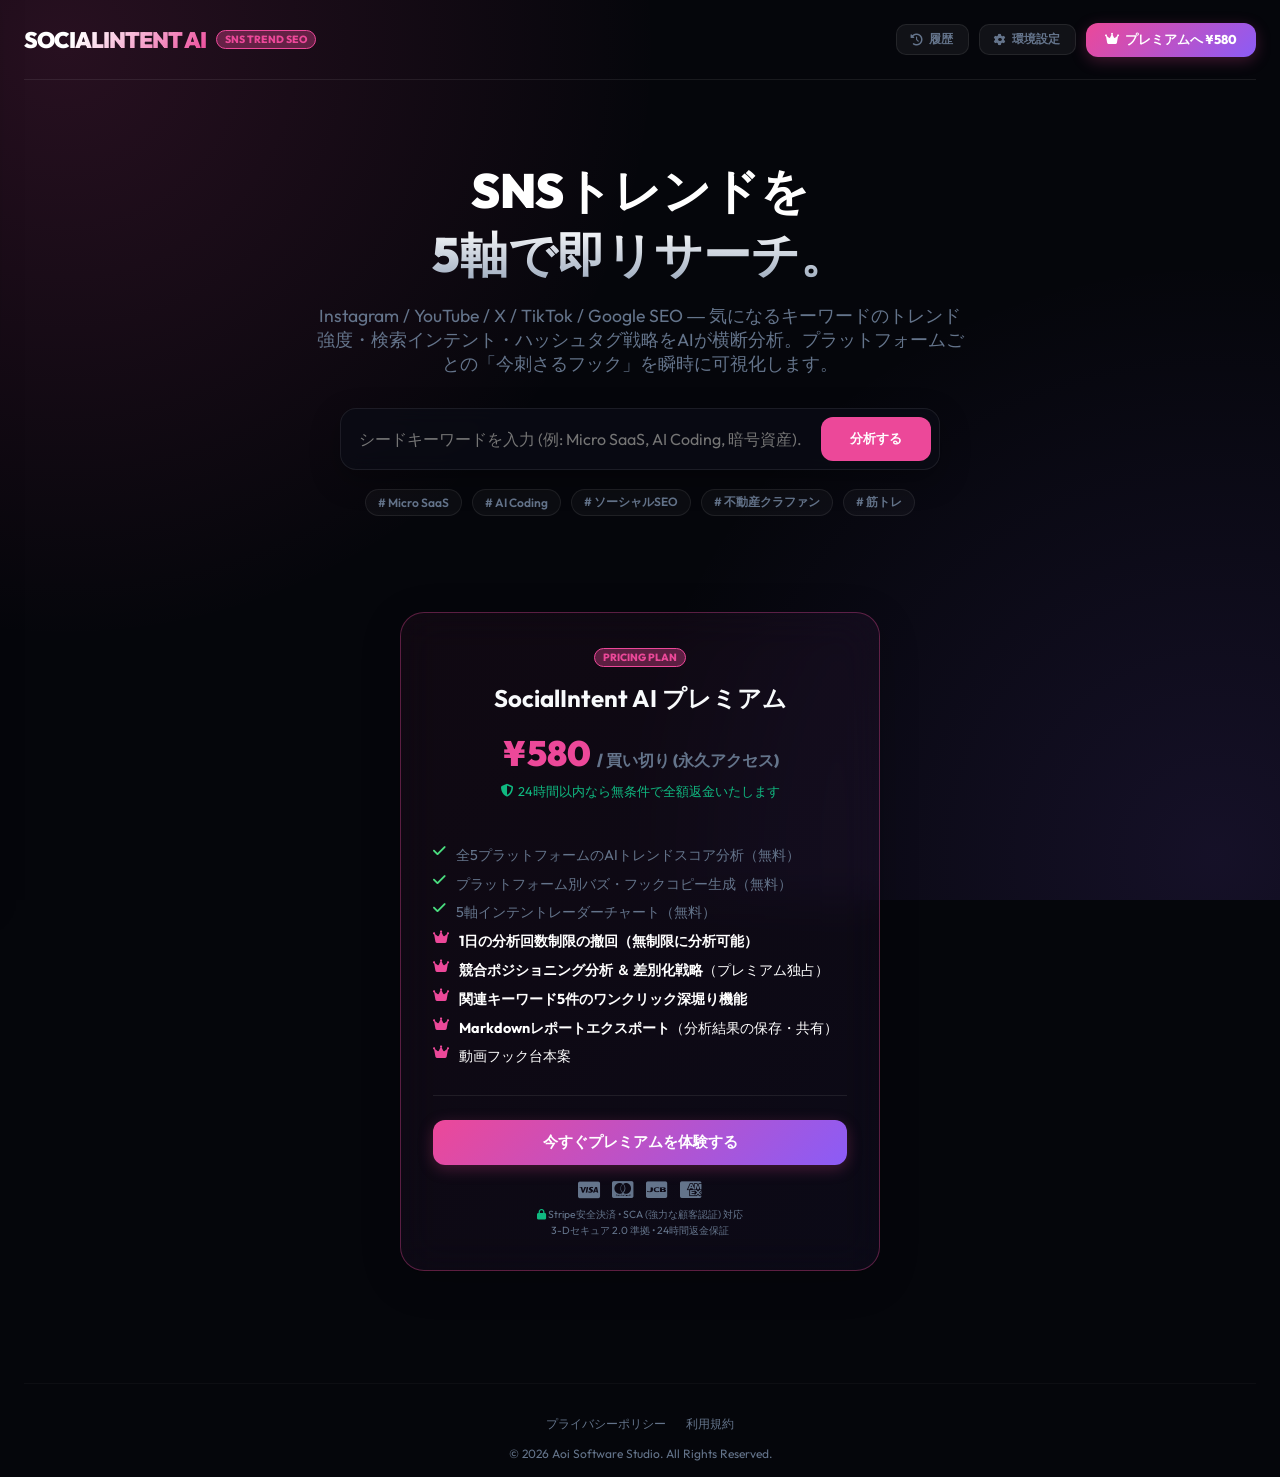
<file: SocialIntent/index.html>
<!DOCTYPE html>
<html lang="ja">
<head>
    <meta charset="UTF-8">
    <meta name="viewport" content="width=device-width, initial-scale=1.0">
    <title>SocialIntent AI - 無料のSNSトレンド分析・キーワードバズ調査ツール</title>
    <meta name="description" content="Instagram, YouTube, X, TikTok, Google SEOのトレンドをAIが横断分析。バズるキーワードの調査、ハッシュタグ選定、動画フックコピーの生成ができる無料のSEO・SNSマーケティングツール。">
    <meta name="keywords" content="SNSトレンド分析, キーワードバズ, ハッシュタグ検索, ソーシャルSEO, 動画フック生成, 無料ツール, マーケティングAI">
    
    <!-- OGP (Open Graph Protocol) -->
    <meta property="og:title" content="SocialIntent AI - 無料のSNSトレンド分析・キーワードバズ調査ツール">
    <meta property="og:description" content="Instagram, YouTube, X, TikTok, GoogleのトレンドをAIが横断分析。バズ可能性やインテントを可視化します。">
    <meta property="og:image" content="https://socialintent-trends.onrender.com/socialintent_x_ad_banner_real.png">
    <meta property="og:url" content="https://socialintent-trends.onrender.com/">
    <meta property="og:type" content="website">
    <meta property="og:site_name" content="SocialIntent AI">
    
    <!-- Twitter Card -->
    <meta name="twitter:card" content="summary_large_image">
    <meta name="twitter:title" content="SocialIntent AI - 無料のSNSトレンド分析・キーワードバズ調査ツール">
    <meta name="twitter:description" content="Instagram, YouTube, X, TikTok, GoogleのトレンドをAIが横断分析。">
    <meta name="twitter:image" content="https://socialintent-trends.onrender.com/socialintent_x_ad_banner_real.png">
    
    <!-- JSON-LD 構造化データ -->
    <script type="application/ld+json">
    {
      "@context": "https://schema.org",
      "@type": "SoftwareApplication",
      "name": "SocialIntent AI",
      "operatingSystem": "All",
      "applicationCategory": "BusinessApplication",
      "description": "Instagram, YouTube, X, TikTok, Googleのトレンドや検索意図をAIが横断的に分析・可視化するSEO・SNSマーケティングツール。",
      "offers": {
        "@type": "Offer",
        "price": "580",
        "priceCurrency": "JPY"
      }
    }
    </script>
    
    <link href="https://fonts.googleapis.com/css2?family=Outfit:wght@300;400;600;800;900&display=swap" rel="stylesheet">
    <link rel="stylesheet" href="https://cdnjs.cloudflare.com/ajax/libs/font-awesome/6.4.0/css/all.min.css">
    <style>
        :root {
            --bg-deep: #05060b;
            --bg-card: rgba(10, 12, 22, 0.7);
            --primary: #ec4899;
            --primary-glow: rgba(236, 72, 153, 0.35);
            --accent: #8b5cf6;
            --accent-glow: rgba(139, 92, 246, 0.3);
            --text-main: #f8fafc;
            --text-dim: #64748b;
            --glass-border: rgba(255, 255, 255, 0.08);
            --transition-smooth: all 0.4s cubic-bezier(0.25, 0.8, 0.25, 1);
        }
        * { margin: 0; padding: 0; box-sizing: border-box; font-family: 'Outfit', sans-serif; }
h1, h2, h3 { margin: 0; padding: 0; }
        body {
            background-color: var(--bg-deep);
            color: var(--text-main);
            min-height: 100vh;
            overflow-x: hidden;
            background-image:
                radial-gradient(circle at 5% 5%, rgba(236, 72, 153, 0.15) 0%, transparent 40%),
                radial-gradient(circle at 95% 95%, rgba(139, 92, 246, 0.12) 0%, transparent 40%);
            background-attachment: fixed;
        }
        .container { max-width: 1300px; margin: 0 auto; padding: 0 1.5rem; }
        header.app-header {
            height: 80px; display: flex; justify-content: space-between; align-items: center;
            border-bottom: 1px solid var(--glass-border); margin-bottom: 2rem;
        }
        .logo-area { display: flex; align-items: center; gap: 10px; cursor: pointer; }
        .logo {
            font-size: 1.4rem; font-weight: 900;
            background: linear-gradient(135deg, #fff 30%, var(--primary) 100%);
            -webkit-background-clip: text; -webkit-text-fill-color: transparent; letter-spacing: -1px;
        }
        .chip {
            background: var(--primary-glow); color: var(--primary);
            font-size: 0.65rem; font-weight: 800; padding: 2px 8px;
            border-radius: 20px; border: 1px solid var(--primary);
        }
        .header-right { display: flex; align-items: center; gap: 10px; }
        .btn-api-key {
            background: rgba(255,255,255,0.05); border: 1px solid var(--glass-border);
            color: var(--text-dim); padding: 0.4rem 0.9rem; border-radius: 10px;
            font-size: 0.75rem; font-weight: 600; cursor: pointer; transition: 0.2s;
        }
        .btn-api-key:hover { border-color: var(--accent); color: white; }
        .btn-upgrade {
            background: linear-gradient(135deg, var(--primary), var(--accent));
            color: white; padding: 0.5rem 1.2rem; border-radius: 12px; font-weight: 800;
            border: none; cursor: pointer; font-size: 0.8rem;
            box-shadow: 0 4px 15px rgba(236, 72, 153, 0.25); transition: var(--transition-smooth);
            display: flex; align-items: center; gap: 6px;
        }
        .btn-upgrade:hover { transform: translateY(-2px); box-shadow: 0 8px 25px rgba(236, 72, 153, 0.4); }
        .hero { text-align: center; padding: 3rem 0 2rem; }
        .hero h2 {
            font-size: 3rem; font-weight: 900; margin-bottom: 1rem;
            background: linear-gradient(to bottom, #fff 50%, #94a3b8 100%);
            -webkit-background-clip: text; -webkit-text-fill-color: transparent;
        }
        .hero p { color: var(--text-dim); font-size: 1.1rem; margin-bottom: 2rem; max-width: 650px; margin-left: auto; margin-right: auto; }
        .search-container {
            max-width: 600px; margin: 0 auto; display: flex; gap: 10px;
            background: var(--bg-card); border: 1px solid var(--glass-border);
            padding: 8px; border-radius: 16px; box-shadow: 0 10px 30px rgba(0,0,0,0.3);
            backdrop-filter: blur(10px); transition: 0.3s;
        }
        .search-container:focus-within { border-color: var(--primary); box-shadow: 0 10px 30px var(--primary-glow); }
        .search-container input { flex: 1; background: transparent; border: none; outline: none; color: white; font-size: 1rem; padding: 0 10px; }
        .search-container button { background: var(--primary); color: white; border: none; padding: 0.8rem 1.8rem; border-radius: 12px; font-weight: 800; cursor: pointer; transition: 0.3s; }
        .search-container button:hover { background: #db2777; }
        .demo-tags { display: flex; justify-content: center; gap: 10px; margin-top: 1.2rem; flex-wrap: wrap; }
        .demo-tag-btn {
            background: rgba(255,255,255,0.03); border: 1px solid var(--glass-border);
            color: var(--text-dim); font-size: 0.75rem; font-weight: 600;
            padding: 4px 12px; border-radius: 20px; cursor: pointer; transition: 0.2s;
        }
        .demo-tag-btn:hover { color: white; border-color: var(--primary); background: rgba(236,72,153,0.05); }
        .dashboard {
            display: none; grid-template-columns: 1fr 1.2fr; gap: 2rem; margin-top: 3rem;
            animation: fadeIn 0.6s ease-out;
        }
        @keyframes fadeIn { from { opacity: 0; transform: translateY(15px); } to { opacity: 1; transform: translateY(0); } }
        .card {
            background: var(--bg-card); backdrop-filter: blur(20px); border: 1px solid var(--glass-border);
            border-radius: 24px; padding: 2rem; box-shadow: 0 10px 40px rgba(0,0,0,0.2); margin-bottom: 2rem;
        }
        .card-title {
            font-size: 1.1rem; font-weight: 800; margin-bottom: 1.5rem; color: white;
            border-bottom: 1px solid var(--glass-border); padding-bottom: 0.8rem;
            display: flex; align-items: center; gap: 10px;
        }
        .stats-grid { display: grid; grid-template-columns: repeat(2, 1fr); gap: 1rem; margin-bottom: 1.5rem; }
        .stat-box { background: rgba(255,255,255,0.02); border: 1px solid var(--glass-border); border-radius: 16px; padding: 1rem; text-align: center; }
        .stat-val { font-size: 1.8rem; font-weight: 900; color: var(--primary); }
        .stat-lab { font-size: 0.75rem; color: var(--text-dim); margin-top: 4px; }
        .chart-wrapper { display: flex; justify-content: center; align-items: center; padding: 1rem 0; }
        /* Copy items */
        .copy-item {
            background: rgba(255,255,255,0.02); border: 1px solid var(--glass-border);
            border-left-width: 3px; padding: 1.2rem; border-radius: 16px; margin-bottom: 1rem;
            position: relative; transition: var(--transition-smooth);
        }
        .copy-item:hover { transform: translateX(4px); }
        .copy-tag { font-size: 0.65rem; font-weight: 900; text-transform: uppercase; letter-spacing: 0.5px; display: inline-block; margin-bottom: 6px; }
        .copy-text { font-size: 0.9rem; color: white; font-weight: 600; line-height: 1.5; margin-bottom: 10px; }
        .btn-copy {
            background: rgba(255,255,255,0.05); border: 1px solid var(--glass-border); color: white;
            padding: 4px 10px; border-radius: 8px; font-size: 0.7rem; font-weight: 600; cursor: pointer; transition: 0.2s;
        }
        .btn-copy:hover { background: var(--primary); border-color: var(--primary); }

        /* PREMIUM LOCK */
        .premium-locked { position: relative; }
        .premium-locked .lock-overlay {
            position: absolute; inset: 0; background: linear-gradient(to bottom, transparent 0%, rgba(5,6,11,0.92) 50%);
            border-radius: 16px; display: flex; flex-direction: column; align-items: center; justify-content: flex-end;
            padding-bottom: 1.5rem; z-index: 10;
        }
        .lock-badge {
            background: linear-gradient(135deg, var(--primary), var(--accent)); color: white;
            font-size: 0.75rem; font-weight: 800; padding: 6px 16px; border-radius: 20px;
            cursor: pointer; display: flex; align-items: center; gap: 6px; margin-top: 8px;
            border: none; outline: none;
        }
        .lock-badge:hover { transform: scale(1.05); }

        /* Premium Features Block styles */
        .premium-grid { display: grid; grid-template-columns: 1.2fr 1fr; gap: 1.5rem; margin-top: 1rem; }
        @media(max-width:768px) { .premium-grid { grid-template-columns: 1fr; } }
        .premium-block { background: rgba(255,255,255,0.02); border: 1px solid var(--glass-border); border-radius: 18px; padding: 1.5rem; text-align: left; }
        .premium-block-title { font-size: 0.95rem; font-weight: 800; color: #a78bfa; margin-bottom: 1rem; display: flex; align-items: center; gap: 8px; }
        .script-box { background: rgba(0,0,0,0.25); border-radius: 12px; padding: 1.2rem; border-left: 4px solid var(--primary); font-size: 0.85rem; line-height: 1.7; white-space: pre-wrap; font-family: 'Outfit', sans-serif; color: #cbd5e1; text-align: left; }
        .differentiation-box { font-size: 0.88rem; line-height: 1.8; color: #cbd5e1; text-align: left; }

        /* Detail Report */
        .detail-report { margin-bottom: 3rem; animation: fadeIn 0.8s ease-out 0.2s both; display: none; }
        .report-summary-bar { display: grid; grid-template-columns: repeat(5, 1fr); gap: 1rem; margin-bottom: 2rem; }
        .report-kpi-box {
            background: rgba(255,255,255,0.02); border: 1px solid var(--glass-border);
            border-radius: 14px; padding: 0.9rem 1rem; text-align: center; transition: 0.3s;
        }
        .report-kpi-box:hover { border-color: rgba(255,255,255,0.15); transform: translateY(-2px); }
        .report-kpi-score { font-size: 1.6rem; font-weight: 900; }
        .report-kpi-label { font-size: 0.7rem; color: var(--text-dim); margin-top: 2px; }
        .report-platform-row {
            display: grid; grid-template-columns: 160px 1fr 2fr; align-items: start;
            gap: 1.4rem; padding: 1.4rem 0; border-bottom: 1px solid var(--glass-border);
        }
        .report-platform-row:last-child { border-bottom: none; }
        .platform-badge { display: flex; align-items: center; gap: 8px; font-weight: 800; font-size: 0.9rem; }
        .platform-dot { width: 10px; height: 10px; border-radius: 50%; flex-shrink: 0; }
        .score-bar-wrap { background: rgba(255,255,255,0.04); border-radius: 20px; height: 8px; overflow: hidden; margin-top: 4px; }
        .score-bar-fill { height: 100%; border-radius: 20px; transition: width 1.2s cubic-bezier(0.25,0.8,0.25,1); }
        .score-label { font-size: 0.7rem; color: var(--text-dim); margin-bottom: 4px; }
        .report-insight { font-size: 0.85rem; color: #94a3b8; line-height: 1.8; }
        .report-insight strong { color: white; }
        .report-insight .tag-pill {
            display: inline-block; font-size: 0.65rem; font-weight: 700; padding: 2px 8px;
            border-radius: 20px; margin: 2px 2px 2px 0; opacity: 0.85;
        }
        .report-ai-loading { color: var(--text-dim); font-size: 0.85rem; display: flex; align-items: center; gap: 8px; }
        .dots-anim::after { content: ''; animation: dots 1.4s infinite; }
        @keyframes dots { 0%{content:'.'} 33%{content:'..'} 66%{content:'...'} }

        /* Premium-only extras */
        .premium-section { position: relative; }
        .premium-blur { filter: blur(6px); pointer-events: none; user-select: none; }
        .premium-section .section-lock {
            position: absolute; inset: 0; display: flex; align-items: center; justify-content: center;
            flex-direction: column; gap: 10px; z-index: 5;
        }
        .section-lock-box {
            background: rgba(10,12,22,0.9); backdrop-filter: blur(8px);
            border: 1px solid var(--primary-glow); border-radius: 20px;
            padding: 1.5rem 2rem; text-align: center; max-width: 320px;
        }
        .section-lock-box h4 { font-size: 1rem; font-weight: 800; margin-bottom: 6px; }
        .section-lock-box p { font-size: 0.8rem; color: var(--text-dim); margin-bottom: 12px; }

        /* Pricing */
        .pricing-section { text-align: center; padding: 4rem 0; }
        .pricing-card {
            max-width: 480px; margin: 0 auto;
            background: linear-gradient(135deg, rgba(236,72,153,0.05), rgba(139,92,246,0.05));
            border: 1px solid var(--primary-glow);
        }
        .pricing-features { text-align: left; list-style: none; padding: 1.5rem 0; font-size: 0.9rem; border-bottom: 1px solid var(--glass-border); margin-bottom: 1.5rem; line-height: 2; }
        .pricing-features li { display: flex; align-items: flex-start; gap: 10px; }
        .pricing-features .free-feat { color: var(--text-dim); }
        .pricing-features .pro-feat { color: white; }

        /* API Key Modal */
        .modal-overlay {
            display: none; position: fixed; inset: 0; background: rgba(0,0,0,0.7);
            backdrop-filter: blur(8px); z-index: 1000; align-items: center; justify-content: center;
        }
        .modal-overlay.show { display: flex; }
        .modal-box {
            background: #0d0f1c; border: 1px solid var(--glass-border); border-radius: 24px;
            padding: 2.5rem; max-width: 480px; width: 90%; animation: fadeIn 0.3s ease;
        }
        .modal-box h3 { font-size: 1.3rem; font-weight: 900; margin-bottom: 0.5rem; }
        .modal-box p { color: var(--text-dim); font-size: 0.85rem; margin-bottom: 1.5rem; line-height: 1.6; }
        .modal-input {
            width: 100%; background: rgba(255,255,255,0.04); border: 1px solid var(--glass-border);
            color: white; padding: 0.8rem 1rem; border-radius: 12px; font-size: 0.9rem; outline: none;
            transition: 0.2s; margin-bottom: 1rem;
        }
        .modal-input:focus { border-color: var(--primary); }
        .modal-actions { display: flex; gap: 10px; }
        .btn-modal-save { flex: 1; background: linear-gradient(135deg, var(--primary), var(--accent)); color: white; border: none; padding: 0.75rem; border-radius: 12px; font-weight: 800; cursor: pointer; }
        .btn-modal-skip { background: rgba(255,255,255,0.04); border: 1px solid var(--glass-border); color: var(--text-dim); padding: 0.75rem 1rem; border-radius: 12px; font-weight: 600; cursor: pointer; }

        /* Loader */
        .loader { display: none; text-align: center; padding: 3rem 0; }
        .spinner { width: 50px; height: 50px; border: 4px solid var(--glass-border); border-top: 4px solid var(--primary); border-radius: 50%; margin: 0 auto 1rem; animation: spin 1s linear infinite; }
        @keyframes spin { 0%{transform:rotate(0deg)} 100%{transform:rotate(360deg)} }
        .loader-steps { display: flex; flex-direction: column; gap: 6px; color: var(--text-dim); font-size: 0.85rem; }
        .loader-step.active { color: white; }
        .loader-step.done { color: #10b981; }

        /* Export button */
        .btn-export {
            display: inline-flex; align-items: center; gap: 6px;
            background: rgba(255,255,255,0.04); border: 1px solid var(--glass-border);
            color: white; padding: 6px 14px; border-radius: 10px; font-size: 0.78rem;
            font-weight: 700; cursor: pointer; transition: 0.2s;
        }
        .btn-export:hover { border-color: var(--accent); background: rgba(139,92,246,0.1); }

        /* Share buttons */
        .share-container {
            display: inline-flex; align-items: center; gap: 8px; margin-left: auto;
        }
        .share-label {
            font-size: 0.72rem; color: var(--text-dim); margin-right: 4px;
        }
        .btn-share {
            display: inline-flex; align-items: center; gap: 6px;
            background: rgba(255,255,255,0.03); border: 1px solid var(--glass-border);
            color: var(--text-dim); padding: 5px 10px; border-radius: 8px; font-size: 0.72rem;
            font-weight: 700; cursor: pointer; transition: 0.2s; text-decoration: none;
        }
        .btn-share:hover {
            color: white;
            background: rgba(255, 255, 255, 0.08);
            border-color: var(--accent);
        }
        .btn-share.x:hover {
            border-color: white;
            background: rgba(255, 255, 255, 0.1);
        }
        .btn-share.line {
            color: #06c755;
            border-color: rgba(6, 199, 85, 0.15);
            background: rgba(6, 199, 85, 0.05);
        }
        .btn-share.line:hover {
            color: white;
            background: #06c755;
            border-color: #06c755;
        }

        /* Sidebar Drawer */
        .history-sidebar {
            position: fixed;
            top: 0;
            left: -350px;
            width: 320px;
            height: 100vh;
            background: #0b0d18;
            border-right: 1px solid var(--glass-border);
            z-index: 1100;
            transition: var(--transition-smooth);
            display: flex;
            flex-direction: column;
            box-shadow: 10px 0 30px rgba(0,0,0,0.5);
        }
        .history-sidebar.open {
            left: 0;
        }
        .sidebar-overlay {
            position: fixed;
            inset: 0;
            background: rgba(0, 0, 0, 0.6);
            backdrop-filter: blur(4px);
            z-index: 1050;
            display: none;
            opacity: 0;
            transition: opacity 0.3s ease;
        }
        .sidebar-overlay.show {
            display: block;
            opacity: 1;
        }
        .sidebar-header {
            padding: 1.5rem;
            border-bottom: 1px solid var(--glass-border);
            display: flex;
            justify-content: space-between;
            align-items: center;
        }
        .sidebar-header h3 {
            font-size: 1.1rem;
            font-weight: 800;
            color: white;
        }
        .btn-close-sidebar {
            background: transparent;
            border: none;
            color: var(--text-dim);
            font-size: 1.2rem;
            cursor: pointer;
            transition: 0.2s;
        }
        .btn-close-sidebar:hover {
            color: white;
        }
        .sidebar-content {
            flex: 1;
            overflow-y: auto;
            padding: 1rem;
            display: flex;
            flex-direction: column;
            gap: 10px;
        }
        .history-item {
            background: rgba(255,255,255,0.02);
            border: 1px solid var(--glass-border);
            border-radius: 12px;
            padding: 0.8rem 1rem;
            cursor: pointer;
            transition: 0.2s;
            display: flex;
            flex-direction: column;
            gap: 4px;
        }
        .history-item:hover {
            background: rgba(236, 72, 153, 0.05);
            border-color: var(--primary);
        }
        .history-item-keyword {
            font-weight: 800;
            font-size: 0.9rem;
            color: white;
        }
        .history-item-meta {
            display: flex;
            justify-content: space-between;
            font-size: 0.7rem;
            color: var(--text-dim);
        }
        .sidebar-footer {
            padding: 1rem;
            border-top: 1px solid var(--glass-border);
        }
        .btn-clear-history {
            width: 100%;
            background: rgba(239, 68, 68, 0.1);
            border: 1px solid rgba(239, 68, 68, 0.3);
            color: #f87171;
            padding: 0.6rem;
            border-radius: 10px;
            font-size: 0.8rem;
            font-weight: 700;
            cursor: pointer;
            transition: 0.2s;
            display: flex;
            align-items: center;
            justify-content: center;
            gap: 6px;
        }
        .btn-clear-history:hover {
            background: rgba(239, 68, 68, 0.25);
            border-color: #ef4444;
        }
    </style>
</head>
<body data-app="socialintent">
    <div class="container">
        <header class="app-header">
            <div class="logo-area" onclick="location.reload()">
                <h1 class="logo">SOCIALINTENT AI</h1>
                <div class="chip">SNS TREND SEO</div>
            </div>
            <div class="header-right">
                <button class="btn-api-key" id="historyBtn" onclick="toggleHistoryPanel()" style="display: inline-flex; align-items: center; gap: 6px;">
                    <i class="fas fa-history"></i> <span>履歴</span>
                </button>
                <button class="btn-api-key" id="settingsBtn" onclick="showSettingsModal()" style="display: inline-flex; align-items: center; gap: 6px;">
                    <i class="fas fa-cog"></i> <span>環境設定</span>
                </button>
                <button class="btn-upgrade" id="customUpgradeBtn">
                    <i class="fas fa-crown"></i> プレミアムへ ¥580
                </button>
            </div>
        </header>

        <!-- Hero -->
        <section class="hero" id="heroSection">
            <h2>SNSトレンドを<br>5軸で即リサーチ。</h2>
            <p>Instagram / YouTube / X / TikTok / Google SEO ― 気になるキーワードのトレンド強度・検索インテント・ハッシュタグ戦略をAIが横断分析。プラットフォームごとの「今刺さるフック」を瞬時に可視化します。</p>
            <div class="search-container">
                <input type="text" id="keywordInput" placeholder="シードキーワードを入力 (例: Micro SaaS, AI Coding, 暗号資産)..." onkeydown="if(event.key==='Enter')analyzeIntent()">
                <button onclick="analyzeIntent()">分析する</button>
            </div>
            <div class="demo-tags">
                <button class="demo-tag-btn" onclick="setKeyword('Micro SaaS')"># Micro SaaS</button>
                <button class="demo-tag-btn" onclick="setKeyword('AI Coding Assistant')"># AI Coding</button>
                <button class="demo-tag-btn" onclick="setKeyword('ソーシャルSEO 2026')"># ソーシャルSEO</button>
                <button class="demo-tag-btn" onclick="setKeyword('不動産クラウドファンディング')"># 不動産クラファン</button>
                <button class="demo-tag-btn" onclick="setKeyword('筋トレ ダイエット')"># 筋トレ</button>
            </div>
        </section>

        <!-- Loader -->
        <div class="loader" id="loader">
            <div class="spinner"></div>
            <div style="font-size: 1.5rem; font-weight: 900; color: white; margin-bottom: 0.5rem;" id="loaderPercent">0%</div>
            <div style="width: 100%; max-width: 400px; background: rgba(255,255,255,0.05); height: 6px; border-radius: 10px; margin: 0 auto 2rem; overflow: hidden; border: 1px solid var(--glass-border);">
                <div id="loaderProgressBar" style="width: 0%; height: 100%; background: linear-gradient(90deg, var(--primary), var(--accent)); border-radius: 10px; transition: width 0.4s ease;"></div>
            </div>
            <div class="loader-steps">
                <div class="loader-step" id="step1"><i class="fas fa-circle-notch fa-spin"></i> 検索ボリューム・競合度を推定中...</div>
                <div class="loader-step" id="step2"><i class="fas fa-circle"></i> Gemini AIがトレンドを解析中...</div>
                <div class="loader-step" id="step3"><i class="fas fa-circle"></i> プラットフォーム別インサイトを生成中...</div>
                <div class="loader-step" id="step4"><i class="fas fa-circle"></i> レポートを構築中...</div>
            </div>
        </div>

        <!-- Recommendation Banner -->
        <div class="recommendation-banner" id="recommendationBanner" style="display:none; background: linear-gradient(135deg, rgba(236, 72, 153, 0.15), rgba(139, 92, 246, 0.15)); border: 1px solid var(--primary-glow); border-radius: 16px; padding: 1.2rem; margin-bottom: 1.5rem; text-align: left; align-items: center; gap: 15px;">
            <div style="background: var(--primary-glow); width: 45px; height: 45px; border-radius: 12px; display: flex; align-items: center; justify-content: center; font-size: 1.5rem; color: var(--primary);">
                <i id="recPlatformIcon" class="fas fa-star"></i>
            </div>
            <div style="flex: 1;">
                <div style="font-size:0.75rem; color:var(--text-dim); font-weight:800; text-transform:uppercase; letter-spacing:0.5px;">Best Platform Recommendation</div>
                <div style="font-size:1rem; font-weight:800; color:white; margin: 2px 0;">このキーワードは <span id="recPlatformName" style="color:var(--primary);">YouTube</span> での訴求が最も効果的です！ (スコア: <span id="recPlatformScore">85</span>/100)</div>
                <div id="recPlatformReason" style="font-size:0.8rem; color:#cbd5e1; line-height:1.4;">トレンドが急上昇しており、視聴維持フックによる動画展開が最も適しています。</div>
            </div>
        </div>

        <!-- Dashboard -->
        <main class="dashboard" id="mainDashboard">
            <!-- Left: Radar -->
            <div class="dashboard-left">
                <div class="card">
                    <h2 class="card-title">
                        <i class="fas fa-chart-pie" style="color:var(--primary)"></i>
                        インテント概要: <span id="displayKeyword" style="color:var(--primary);margin-left:5px">キーワード</span>
                    </h2>
                    <div class="stats-grid">
                        <div class="stat-box">
                            <div class="stat-val" id="valVolume">0</div>
                            <div class="stat-lab">月間推定検索ボリューム</div>
                        </div>
                        <div class="stat-box">
                            <div class="stat-val" id="valDifficulty">0</div>
                            <div class="stat-lab">インテント競合度 (1-100)</div>
                        </div>
                    </div>
                    <div class="chart-wrapper">
                        <canvas id="radarChart" width="300" height="300"></canvas>
                    </div>
                </div>
            </div>

            <!-- Right: AI Hooks -->
            <div class="dashboard-right">
                <div class="card">
                    <h2 class="card-title">
                        <i class="fas fa-magic" style="color:var(--accent)"></i>
                        AIバズ・フック ＆ ソーシャルコピー
                    </h2>
                    <div id="copyContainer"></div>
                </div>
            </div>
        </main>

        <!-- Detail Report (full width) -->
        <div class="detail-report" id="detailReport">
            <div class="card">
                <h2 class="card-title">
                    <i class="fas fa-file-chart-line" style="color:var(--accent)"></i>
                    プラットフォーム別 詳細分析レポート
                    <span id="reportKeywordLabel" style="color:var(--primary);margin-left:6px;font-size:1rem;"></span>
                    <span class="share-container" id="shareContainer" style="display: none; margin-left: auto; margin-right: 12px;">
                        <span class="share-label">レポートを共有:</span>
                        <a href="javascript:void(0)" onclick="shareReport('x')" class="btn-share x" title="X (Twitter)で共有"><i class="fab fa-x-twitter"></i> X</a>
                        <a href="javascript:void(0)" onclick="shareReport('line')" class="btn-share line" title="LINEで共有"><i class="fab fa-line"></i> LINE</a>
                        <a href="javascript:void(0)" onclick="shareReport('link')" class="btn-share link" title="リンクをコピー"><i class="fas fa-link"></i> リンク</a>
                    </span>
                    <button class="btn-export" id="exportBtn" onclick="exportReport()">
                        <i class="fas fa-download"></i> エクスポート
                    </button>
                </h2>
                <div class="report-summary-bar" id="reportSummaryBar"></div>
                <div id="detailReportContent"></div>
            </div>
        </div>

        <!-- Premium content card (full width) -->
        <div class="detail-report" id="premiumReport" style="display:none; margin-bottom:3rem;">
            <div class="card premium-section" style="border:1px solid var(--primary-glow)">
                <h2 class="card-title">
                    <i class="fas fa-crown" style="color:var(--primary)"></i>
                    ディープ・トレンドリサーチ
                    <span class="chip" style="background:var(--primary-glow); margin-left:6px">PREMIUM</span>
                </h2>
                <div id="premiumContentWrap"></div>
            </div>
        </div>

        <!-- Pricing -->
        <section class="pricing-section">
            <div class="card pricing-card">
                <span class="chip" style="background:var(--primary-glow);display:inline-block;margin-bottom:1rem;">PRICING PLAN</span>
                <h2>SocialIntent AI プレミアム</h2>
                <div style="font-size:2.2rem;font-weight:900;margin:1rem 0;color:var(--primary)">¥580 <span style="font-size:1rem;color:var(--text-dim)">/ 買い切り (永久アクセス)</span></div>
                <div style="font-size: 0.8rem; color: #10b981; margin: -0.5rem 0 1rem 0; display: flex; align-items: center; justify-content: center; gap: 4px;">
                    <i class="fas fa-shield-alt"></i> <span>24時間以内なら無条件で全額返金いたします</span>
                </div>
                <ul class="pricing-features">
                    <li class="free-feat"><i class="fas fa-check" style="color:#4ade80;margin-top:3px;flex-shrink:0"></i><span>全5プラットフォームのAIトレンドスコア分析（無料）</span></li>
                    <li class="free-feat"><i class="fas fa-check" style="color:#4ade80;margin-top:3px;flex-shrink:0"></i><span>プラットフォーム別バズ・フックコピー生成（無料）</span></li>
                    <li class="free-feat"><i class="fas fa-check" style="color:#4ade80;margin-top:3px;flex-shrink:0"></i><span>5軸インテントレーダーチャート（無料）</span></li>
                    <li class="pro-feat"><i class="fas fa-crown" style="color:var(--primary);margin-top:3px;flex-shrink:0"></i><span><strong>1日の分析回数制限の撤回（無制限に分析可能）</strong></span></li>
                    <li class="pro-feat"><i class="fas fa-crown" style="color:var(--primary);margin-top:3px;flex-shrink:0"></i><span><strong>競合ポジショニング分析 ＆ 差別化戦略</strong>（プレミアム独占）</span></li>
                    <li class="pro-feat"><i class="fas fa-crown" style="color:var(--primary);margin-top:3px;flex-shrink:0"></i><span><strong>関連キーワード5件のワンクリック深堀り機能</strong></span></li>
                    <li class="pro-feat"><i class="fas fa-crown" style="color:var(--primary);margin-top:3px;flex-shrink:0"></i><span><strong>Markdownレポートエクスポート</strong>（分析結果の保存・共有）</span></li>
                    <li class="pro-feat"><i class="fas fa-crown" style="color:var(--primary);margin-top:3px;flex-shrink:0"></i><span>動画フック台本案</span></li>
                </ul>
                <button class="btn-upgrade" id="directUpgradeBtn" style="width:100%;justify-content:center;font-size:0.95rem;padding:0.75rem;">
                    今すぐプレミアムを体験する
                </button>
                <div class="checkout-trust-badges" style="margin-top: 1rem; display: flex; flex-direction: column; align-items: center; gap: 8px;">
                    <div style="display: flex; justify-content: center; gap: 12px; font-size: 1.2rem; color: var(--text-dim);">
                        <i class="fab fa-cc-visa"></i>
                        <i class="fab fa-cc-mastercard"></i>
                        <i class="fab fa-cc-jcb"></i>
                        <i class="fab fa-cc-amex"></i>
                    </div>
                    <div style="font-size: 0.65rem; color: var(--text-dim); display: flex; flex-direction: column; align-items: center; gap: 2px;">
                        <span><i class="fas fa-lock" style="color: #10b981;"></i> Stripe安全決済 • SCA (強力な顧客認証) 対応</span>
                        <span>3-Dセキュア 2.0 準拠 • 24時間返金保証</span>
                    </div>
                </div>
            </div>
        </section>

        <footer class="app-footer" style="text-align: center; padding: 2rem 0 1rem; color: var(--text-dim); font-size: 0.75rem; border-top: 1px solid rgba(255,255,255,0.03); margin-top: 3rem; width: 100%;">
            <div style="display: flex; justify-content: center; gap: 20px; margin-bottom: 0.8rem;">
                <a href="javascript:void(0)" onclick="showPrivacyModal()" style="color: var(--text-dim); text-decoration: none; transition: color 0.2s;" onmouseover="this.style.color='var(--primary)'" onmouseout="this.style.color='var(--text-dim)'">プライバシーポリシー</a>
                <a href="javascript:void(0)" onclick="showTermsModal()" style="color: var(--text-dim); text-decoration: none; transition: color 0.2s;" onmouseover="this.style.color='var(--primary)'" onmouseout="this.style.color='var(--text-dim)'">利用規約</a>
            </div>
            <div>&copy; 2026 Aoi Software Studio. All Rights Reserved.</div>
        </footer>
    </div>

    <!-- Settings Modal -->
    <div class="modal-overlay" id="settingsModal">
        <div class="modal-box" style="max-width: 500px;">
            <div style="display:flex; justify-content:space-between; align-items:center; margin-bottom:1.5rem;">
                <h3 style="margin:0;"><i class="fas fa-cog" style="color:var(--accent);margin-right:8px"></i>環境設定 (Settings)</h3>
                <button class="btn-close-sidebar" onclick="closeSettingsModal()"><i class="fas fa-times"></i></button>
            </div>
            
            <div style="display:flex; flex-direction:column; gap:1.2rem;">
                <!-- Tab 1: Gemini API Key -->
                <div style="background: rgba(255,255,255,0.02); border: 1px solid var(--glass-border); border-radius: 14px; padding: 1.2rem;">
                    <div style="font-weight:800; font-size:0.9rem; color:white; margin-bottom:0.5rem; display:flex; align-items:center; gap:8px;">
                        <i class="fas fa-key" style="color:var(--accent)"></i> Gemini APIキー (カスタム)
                    </div>
                    <p style="color: var(--text-dim); font-size: 0.75rem; margin-bottom: 0.8rem; line-height: 1.5;">
                        独自のGemini APIキーを設定すると、無料プランの1日2回制限を完全にスキップできます。キーはローカルブラウザ（localStorage）にのみ保存されます。
                    </p>
                    <input class="modal-input" type="password" id="customApiKeyInput" placeholder="AIzaSy..." style="margin-bottom:0.3rem;">
                    <div style="font-size:0.7rem; color:var(--text-dim); display:flex; justify-content:space-between;">
                        <span>※Google AI Studio等から無料で取得可能です。</span>
                        <a href="https://aistudio.google.com/" target="_blank" style="color:var(--primary); text-decoration:none; font-weight:700;">キーを取得 →</a>
                    </div>
                </div>

                <!-- Tab 2: Premium License Key -->
                <div style="background: rgba(255,255,255,0.02); border: 1px solid var(--glass-border); border-radius: 14px; padding: 1.2rem;">
                    <div style="font-weight:800; font-size:0.9rem; color:white; margin-bottom:0.5rem; display:flex; align-items:center; gap:8px;">
                        <i class="fas fa-crown" style="color:#ffd700"></i> ライセンス管理
                    </div>
                    <p style="color: var(--text-dim); font-size: 0.75rem; margin-bottom: 0.8rem; line-height: 1.5;">
                        SocialIntent AI プレミアムプランのライセンスキーを適用し、競合分析やレポート保存機能をアンロックします。
                    </p>
                    <input class="modal-input" type="text" id="licenseKeyInput" placeholder="LS-XXXX-XXXX-XXXX" style="margin-bottom:0.3rem;">
                    <div id="licenseKeyStatusMsg" style="font-size:0.7rem; color:var(--text-dim); margin-top: 0.2rem;">
                        未有効化（フリープラン）
                    </div>
                </div>
            </div>

            <div class="modal-actions" style="margin-top: 1.8rem; gap:10px;">
                <button class="btn-modal-save" onclick="saveSettings()"><i class="fas fa-save"></i> 設定を保存</button>
                <button class="btn-modal-skip" onclick="closeSettingsModal()">キャンセル</button>
            </div>
        </div>
    </div>

    <!-- History Sidebar -->
    <div class="history-sidebar" id="historySidebar">
        <div class="sidebar-header">
            <h3><i class="fas fa-history" style="color:var(--primary); margin-right:8px;"></i>検索履歴</h3>
            <button class="btn-close-sidebar" onclick="toggleHistoryPanel()"><i class="fas fa-times"></i></button>
        </div>
        <div class="sidebar-content" id="historyListContent">
            <!-- Dynamically populated -->
        </div>
        <div class="sidebar-footer">
            <button class="btn-clear-history" onclick="clearSearchHistory()"><i class="fas fa-trash-alt"></i> 履歴をクリア</button>
        </div>
    </div>
    <div class="sidebar-overlay" id="sidebarOverlay" onclick="toggleHistoryPanel()"></div>

    <!-- Daily Limit Modal -->
    <div class="modal-overlay" id="limitModal">
        <div class="modal-box" style="border: 1px solid var(--primary-glow); text-align: center;">
            <i class="fas fa-exclamation-triangle" style="font-size: 3rem; color: var(--primary); margin-bottom: 1.5rem;"></i>
            <h3>無料分析枠の上限に達しました</h3>
            <p style="margin-bottom: 1.5rem; line-height: 1.6;">
                無料プランでのキーワード分析は、1日2回までに制限されています。<br>
                引き続きキーワードを分析するには、プレミアムプランへアップグレードしてください。
            </p>
            <div class="modal-actions" style="flex-direction: column; gap: 10px;">
                <button class="btn-upgrade" id="limitModalUpgradeBtn" style="width: 100%; justify-content: center; padding: 0.8rem; font-size: 0.95rem;">
                    <i class="fas fa-crown"></i> プレミアムへアップグレード ¥580 (買い切り・無制限)
                </button>
                <div style="font-size: 0.6rem; color: var(--text-dim); margin-top: 4px; display: flex; justify-content: center; gap: 10px;">
                    <span><i class="fas fa-lock" style="color: #10b981;"></i> Stripe安全決済</span>
                    <span>SCA対応 / 3DS2準拠</span>
                    <span>24h返金保証</span>
                </div>
                <button class="btn-share x" id="shareToRestoreBtn" style="width: 100%; justify-content: center; padding: 0.8rem; font-size: 0.95rem; background: rgba(255,255,255,0.05); color: white; border: 1px solid var(--glass-border); border-radius: 12px; font-weight: 800; cursor: pointer; display: flex; align-items: center; gap: 8px; margin-top: 5px;">
                    <i class="fab fa-x-twitter"></i> Xでシェアして分析枠を+1増やす
                </button>
                <button class="btn-modal-skip" onclick="closeLimitModal()" style="width: 100%;">閉じる</button>
            </div>
        </div>
    </div>

    <!-- Privacy Policy Modal -->
    <div class="modal-overlay" id="privacyModal">
    <div class="modal-box" style="max-width: 600px; text-align: left; background: #0b0d19; border: 1px solid var(--glass-border);">
        <div class="modal-header" style="display:flex; justify-content:space-between; align-items:center; margin-bottom:1.5rem; border-bottom:1px solid rgba(255,255,255,0.08); padding-bottom:0.8rem;">
            <h3 style="margin:0; font-size:1.2rem; color:white;"><i class="fas fa-shield-alt" style="color:var(--primary); margin-right:8px;"></i>プライバシーポリシー</h3>
            <button class="btn-close-sidebar" onclick="closePrivacyModal()" style="background:none; border:none; color:var(--text-dim); cursor:pointer; font-size:1.1rem;"><i class="fas fa-times"></i></button>
        </div>
        <div class="modal-body" style="max-height: 400px; overflow-y: auto; font-size: 0.8rem; line-height: 1.6; color: var(--text-dim); padding-right: 10px;">
            <h4 style="color:white; margin: 1rem 0 0.5rem 0;">1. 個人情報の収集と利用目的</h4>
            <p>当サービス（SocialIntent AI）は、Stripe決済時に入力されたメールアドレスおよび決済トランザクションIDのみを収集・保持します。これらのデータは、プレミアム機能解放用のライセンスキー（LS-PREMIUM-XXXX-XXXX）の発行、認証、および不正利用防止の目的にのみ使用されます。クレジットカード情報や暗号化キー等は外部決済代行会社（Stripe）が直接管理し、当サーバーには一切保存されません。</p>
            
            <h4 style="color:white; margin: 1.2rem 0 0.5rem 0;">2. 第三者提供の禁止</h4>
            <p>収集したメールアドレスや認証用データは、法令に基づく開示請求等の場合を除き、事前の同意なく第三者に提供・販売・開示されることはありません。</p>
            
            <h4 style="color:white; margin: 1.2rem 0 0.5rem 0;">3. X (Twitter) APIデータおよび利用規約の遵守</h4>
            <p>当サービスの自動運営ボットは、X Developer規約およびプライバシーポリシーに従って動作します。X上のユーザーからの明示的なアクション（リプライ等）を契機とした自動レポート配信のためにのみXのアカウントデータ（ユーザーID、リプライ内容）を一時的に利用・チェックし、スパム行為や不必要なDMの送信は行いません。</p>
            
            <h4 style="color:white; margin: 1.2rem 0 0.5rem 0;">4. データの安全管理と削除請求</h4>
            <p>取得したデータは適切なアクセス制御のもと安全にSQLiteデータベースに保管されます。保有個人データの削除または照会を希望される場合は、サポート窓口（support@empire.com）までご連絡いただければ、速やかに削除等の対応を行います。</p>
        </div>
        <div class="modal-actions" style="margin-top: 1.5rem; justify-content: flex-end;">
            <button class="btn-modal-skip" onclick="closePrivacyModal()">閉じる</button>
        </div>
    </div>
    </div>

    <!-- Terms of Service Modal -->
    <div class="modal-overlay" id="termsModal">
    <div class="modal-box" style="max-width: 600px; text-align: left; background: #0b0d19; border: 1px solid var(--glass-border);">
        <div class="modal-header" style="display:flex; justify-content:space-between; align-items:center; margin-bottom:1.5rem; border-bottom:1px solid rgba(255,255,255,0.08); padding-bottom:0.8rem;">
            <h3 style="margin:0; font-size:1.2rem; color:white;"><i class="fas fa-file-contract" style="color:var(--primary); margin-right:8px;"></i>利用規約</h3>
            <button class="btn-close-sidebar" onclick="closeTermsModal()" style="background:none; border:none; color:var(--text-dim); cursor:pointer; font-size:1.1rem;"><i class="fas fa-times"></i></button>
        </div>
        <div class="modal-body" style="max-height: 400px; overflow-y: auto; font-size: 0.8rem; line-height: 1.6; color: var(--text-dim); padding-right: 10px;">
            <h4 style="color:white; margin: 1rem 0 0.5rem 0;">1. 規約の適用範囲</h4>
            <p>本利用規約は、Aoi Software Studioが提供する「SocialIntent AI」（以下「当サービス」）のすべての利用者に適用されます。利用者は、当サービスを利用することにより、本規約に同意したものとみなされます。</p>
            
            <h4 style="color:white; margin: 1.2rem 0 0.5rem 0;">2. プレミアムプランとライセンス</h4>
            <p>プレミアムプランは、一括払い（¥580・買い切り）で永久ライセンスキーが付与されます。ライセンスキーは本人のみが使用可能であり、複数人での共有や転売は禁止します。</p>
            
            <h4 style="color:white; margin: 1.2rem 0 0.5rem 0;">3. 禁止事項</h4>
            <p>利用者は、当サービスの脆弱性を探る行為、APIサーバーに対するDoS攻撃等の不正なリクエスト送信行為、および生成されたレポートデータを商業目的で競合他社に転売する行為を行ってはなりません。</p>
            
            <h4 style="color:white; margin: 1.2rem 0 0.5rem 0;">4. 免責事項</h4>
            <p>当サービスで提供されるトレンド分析結果、バズ・フックコピー、および競合差別化戦略は、AI（Gemini 3.5 Flash）によって推測生成されたものであり、将来のバズや成果を100%保証するものではありません。当サービスの利用によって生じた損害や損失について、運営者はお客様に対して一切の責任を負いかねます。</p>
        </div>
        <div class="modal-actions" style="margin-top: 1.5rem; justify-content: flex-end;">
            <button class="btn-modal-skip" onclick="closeTermsModal()">閉じる</button>
        </div>
    </div>
    </div>

    <script src="suite-gatekeeper.js"></script>
    <script>
    let backendApiUrl = (window.location.hostname === 'localhost' || 
                         window.location.hostname === '127.0.0.1' || 
                         window.location.hostname === '' ||
                         window.location.protocol === 'file:') 
                         ? 'http://localhost:10000' 
                         : 'https://socialintent-api.onrender.com';

    // ── State ─────────────────────────────────────────────
    let currentKeyword = '';

    let currentHash = 0;
    let currentAIData = null;
    let isPremium = false;

    // ── Settings (API Key & License) ──────────────────────
    // Helpers
    function showPrivacyModal() { document.getElementById('privacyModal').style.display = 'flex'; }
    function closePrivacyModal() { document.getElementById('privacyModal').style.display = 'none'; }
    function showTermsModal() { document.getElementById('termsModal').style.display = 'flex'; }
    function closeTermsModal() { document.getElementById('termsModal').style.display = 'none'; }

    function getApiKey() { return localStorage.getItem('si_gemini_key') || ''; }
    function getLicenseKey() { return localStorage.getItem('socialintent_license_key') || ''; }
    
    function showSettingsModal() {
        document.getElementById('customApiKeyInput').value = getApiKey();
        document.getElementById('licenseKeyInput').value = getLicenseKey();
        
        const isPrem = (typeof SuiteGatekeeper !== 'undefined' && SuiteGatekeeper.isPremium());
        const statusEl = document.getElementById('licenseKeyStatusMsg');
        if (isPrem) {
            statusEl.innerHTML = '<i class="fas fa-check-circle" style="color:#00ff88"></i> プレミアムプラン有効中';
            statusEl.style.color = '#00ff88';
        } else {
            statusEl.innerHTML = '<i class="fas fa-info-circle" style="color:var(--text-dim)"></i> フリープラン（残りクレジット：' + (typeof SuiteGatekeeper !== 'undefined' ? SuiteGatekeeper.getCredits() : 0) + '回）';
            statusEl.style.color = 'var(--text-dim)';
        }
        
        document.getElementById('settingsModal').classList.add('show');
    }
    
    function closeSettingsModal() {
        document.getElementById('settingsModal').classList.remove('show');
    }
    
    function saveSettings() {
        const key = document.getElementById('customApiKeyInput').value.trim();
        const lic = document.getElementById('licenseKeyInput').value.trim();
        
        // Save API Key
        if (key) {
            localStorage.setItem('si_gemini_key', key);
        } else {
            localStorage.removeItem('si_gemini_key');
        }
        
        // Save License Key
        if (lic) {
            localStorage.setItem('socialintent_license_key', lic);
            if (typeof SuiteGatekeeper !== 'undefined') {
                SuiteGatekeeper.saveConfig(lic);
                // Validate license
                const isVal = lic.toUpperCase().startsWith('LS-') && lic.length >= 10;
                if (isVal) {
                    localStorage.setItem('socialintent_license_status', 'active');
                } else {
                    localStorage.setItem('socialintent_license_status', 'free');
                }
            }
        } else {
            localStorage.removeItem('socialintent_license_key');
            localStorage.setItem('socialintent_license_status', 'free');
        }
        
        closeSettingsModal();
        alert('設定を保存しました。反映のため画面をリロードします。');
        location.reload();
    }

    // ── Search History (Recent Searches) ───────────────────
    function saveToSearchHistory(keyword, data) {
        if (!keyword || !data) return;
        let history = [];
        try {
            history = JSON.parse(localStorage.getItem('si_search_history') || '[]');
        } catch(e) {
            history = [];
        }
        
        // Remove duplicates
        history = history.filter(item => item.keyword.toLowerCase() !== keyword.toLowerCase());
        
        // Add to front
        history.unshift({
            keyword: keyword,
            timestamp: new Date().toISOString(),
            data: data
        });
        
        // Limit to 20 items
        if (history.length > 20) {
            history = history.slice(0, 20);
        }
        
        localStorage.setItem('si_search_history', JSON.stringify(history));
        renderHistorySidebar();
    }

    function renderHistorySidebar() {
        const contentEl = document.getElementById('historyListContent');
        if (!contentEl) return;
        
        let history = [];
        try {
            history = JSON.parse(localStorage.getItem('si_search_history') || '[]');
        } catch(e) {
            history = [];
        }
        
        if (history.length === 0) {
            contentEl.innerHTML = `
                <div style="text-align:center; padding: 3rem 1rem; color: var(--text-dim); font-size:0.85rem;">
                    <i class="fas fa-history" style="font-size:2rem; margin-bottom:10px; opacity:0.5;"></i>
                    <p>検索履歴はありません。<br>キーワードを入力して分析してください。</p>
                </div>
            `;
            return;
        }
        
        contentEl.innerHTML = history.map(item => {
            const dateStr = new Date(item.timestamp).toLocaleString('ja-JP', { month:'numeric', day:'numeric', hour:'numeric', minute:'2-digit' });
            const volume = item.data.volume ? Number(item.data.volume.toString().replace(/[^0-9]/g, '')) : 0;
            return `
                <div class="history-item" onclick="loadFromHistory('${item.keyword.replace(/'/g, "\'")}')">
                    <div class="history-item-keyword">${item.keyword}</div>
                    <div class="history-item-meta">
                        <span>Vol: ${volume ? volume.toLocaleString() : 'N/A'}</span>
                        <span>${dateStr}</span>
                    </div>
                </div>
            `;
        }).join('');
    }

    function toggleHistoryPanel() {
        const sidebar = document.getElementById('historySidebar');
        const overlay = document.getElementById('sidebarOverlay');
        if (sidebar.classList.contains('open')) {
            sidebar.classList.remove('open');
            overlay.classList.remove('show');
        } else {
            renderHistorySidebar();
            sidebar.classList.add('open');
            overlay.classList.add('show');
        }
    }

    function loadFromHistory(keyword) {
        toggleHistoryPanel(); // close panel
        
        let history = [];
        try {
            history = JSON.parse(localStorage.getItem('si_search_history') || '[]');
        } catch(e) {
            return;
        }
        
        const found = history.find(item => item.keyword.toLowerCase() === keyword.toLowerCase());
        if (found) {
            document.getElementById('keywordInput').value = found.keyword;
            loadPrepopulatedData(found.keyword, found.data);
        }
    }

    function clearSearchHistory() {
        if (confirm('検索履歴をすべて削除しますか？')) {
            localStorage.removeItem('si_search_history');
            renderHistorySidebar();
        }
    }

    function loadPrepopulatedData(keyword, aiData) {
        document.getElementById('loader').style.display = 'block';
        document.getElementById('mainDashboard').style.display = 'none';
        document.getElementById('detailReport').style.display = 'none';
        document.getElementById('premiumReport').style.display = 'none';
        const banner = document.getElementById('recommendationBanner');
        if (banner) banner.style.display = 'none';
        
        setStep(1);
        setTimeout(() => {
            setStep(3);
            setTimeout(() => {
                setStep(4);
                setTimeout(() => {
                    renderAnalysisResults(keyword, aiData);
                }, 200);
            }, 200);
        }, 200);
    }

    // ── Helpers ───────────────────────────────────────────
    function setKeyword(val) { document.getElementById('keywordInput').value = val; analyzeIntent(); }
    function hashStr(s) { return s.split('').reduce((a, c) => a + c.charCodeAt(0), 0); }

    // ── Loader steps ──────────────────────────────────────
    function setStep(n) {
        const percentages = [0, 25, 50, 75, 100];
        const percent = percentages[n] || 0;
        
        const percentEl = document.getElementById('loaderPercent');
        const progressEl = document.getElementById('loaderProgressBar');
        if (percentEl) percentEl.innerText = percent + '%';
        if (progressEl) progressEl.style.width = percent + '%';
        
        for (let i = 1; i <= 4; i++) {
            const el = document.getElementById('step' + i);
            if (!el) continue;
            if (i < n) { el.className = 'loader-step done'; el.querySelector('i').className = 'fas fa-check-circle'; }
            else if (i === n) { el.className = 'loader-step active'; el.querySelector('i').className = 'fas fa-circle-notch fa-spin'; }
            else { el.className = 'loader-step'; el.querySelector('i').className = 'fas fa-circle'; }
        }
    }

    // ── Gemini API call ───────────────────────────────────
    async function callGemini(prompt) {
        const key = getApiKey();
        let res;
        try {
            if (key) {
                res = await fetch(`https://generativelanguage.googleapis.com/v1beta/models/gemini-3.5-flash:generateContent?key=${key}`, {
                    method: 'POST',
                    headers: { 'Content-Type': 'application/json' },
                    body: JSON.stringify({ contents: [{ parts: [{ text: prompt }] }], generationConfig: { temperature: 0.9, maxOutputTokens: 1800 } })
                });
            } else {
                const licenseKey = localStorage.getItem('socialintent_license_key') || '';
                const headers = {
                    'Content-Type': 'application/json',
                    'X-License-Key': licenseKey,
                    'X-App-Id': 'socialintent'
                };
                const today = new Date().toLocaleDateString('ja-JP');
                if (localStorage.getItem('si_share_unlocked_today') === today) {
                    headers['X-Share-Unlocked'] = 'true';
                }
                res = await fetch(`${backendApiUrl}/api/gemini-proxy`, {
                    method: 'POST',
                    headers: headers,
                    body: JSON.stringify({
                        contents: [{ parts: [{ text: prompt }] }],
                        model: "gemini-3.5-flash"
                    })
                });
            }
            
            if (res.status === 429) {
                alert("無料プランのAPI利用上限（1日2回）に達しました。悪用防止のため、サーバー側で制限を行っています。プレミアムライセンスキーを入力するか、しばらく時間をおいてから再度お試しください。");
                return null;
            }
            
            if (!res.ok) return null;
            const data = await res.json();
            if (data.error) {
                console.error("Gemini API proxy error:", data.error);
                return null;
            }
            const text = data.candidates?.[0]?.content?.parts?.[0]?.text || '';
            // Extract JSON
            const match = text.match(/```json\s*([\s\S]*?)```/) || text.match(/(\{[\s\S]*\})/);
            if (match) return JSON.parse(match[1]);
            return null;
        } catch (e) {
            console.error("Gemini API call failed:", e);
            return null;
        }
    }

    // ── Main analyze ──────────────────────────────────────
    async function analyzeIntent() {
        const keyword = document.getElementById('keywordInput').value.trim();
        if (!keyword) return;
        currentKeyword = keyword;
        currentHash = hashStr(keyword);

        // Check premium & demo keyword bypass
        const demoKeywords = ['Micro SaaS', 'AI Coding Assistant', 'ソーシャルSEO 2026', '不動産クラウドファンディング', '筋トレ ダイエット'];
        const isDemoBypass = demoKeywords.includes(keyword);
        isPremium = (typeof SuiteGatekeeper !== 'undefined' && SuiteGatekeeper.isPremium()) || isDemoBypass;

        // Check cache (sessionStorage) first to bypass daily limit
        let aiData = null;
        let cachedVal = sessionStorage.getItem(`si_cache_${keyword}_${isPremium}`);
        if (!cachedVal && isPremium) {
            cachedVal = sessionStorage.getItem(`si_cache_${keyword}_false`);
        }
        if (cachedVal) {
            try {
                aiData = JSON.parse(cachedVal);
            } catch (e) {
                console.error("Error parsing cached AI data:", e);
            }
        }

        // Daily Limit check for Free users on cache miss
        if (!aiData && !isPremium) {
            const today = new Date().toLocaleDateString('ja-JP');
            let dailyUsage = JSON.parse(localStorage.getItem('si_daily_usage') || '{}');
            if (dailyUsage.date !== today) {
                dailyUsage = { date: today, count: 0, keywords: [] };
            }
            if (dailyUsage.count >= 2 && !dailyUsage.keywords.includes(keyword)) {
                showLimitModal();
                return;
            }
        }

        document.getElementById('loader').style.display = 'block';
        document.getElementById('mainDashboard').style.display = 'none';
        document.getElementById('detailReport').style.display = 'none';
        document.getElementById('premiumReport').style.display = 'none';
        const banner = document.getElementById('recommendationBanner');
        if (banner) banner.style.display = 'none';
        setStep(1);

        await new Promise(r => setTimeout(r, 700));
        setStep(2);

        if (!aiData) {
            let prompt = "";
            if (isPremium) {
                prompt = `あなたはSNSマーケティングの専門家です。
キーワード「${keyword}」について2026年現在の日本市場向け分析を行い、以下のJSON形式で回答してください。

必ず実際のこのキーワードに特化した具体的な内容を書いてください（汎用的な回答は禁止）。

{
  "summary": "このキーワードの本質的な検索インテントを2文で（日本語）",
  "volume": 月間想定検索ボリュームの数値（1000〜500000の間の整数数値。必ずこのキーワードに応じた現実的な推測値にすること）,
  "difficulty": 検索競合難易度の数値（1〜100の間の整数数値。必ずこのキーワードに応じた現実的な推測値にすること）,
  "platforms": {
    "youtube": {
      "score": 0-100の整数,
      "trend": "現在のトレンド傾向を15字以内",
      "insight": "YouTubeでこのキーワードを扱う場合の具体的な戦略・注意点を3文で（日本語）。必ずこのキーワード固有の内容にすること",
      "hooks": ["このキーワード専用のYouTubeサムネイル文言またはタイトルフック", "2つ目のフック"],
      "hashtags": ["#タグ1", "#タグ2", "#タグ3"]
    },
    "instagram": {
      "score": 0-100の整数,
      "trend": "現在のトレンド傾向を15字以内",
      "insight": "Instagram Reelsでこのキーワードを扱う場合の具体的な戦略・注意点を3文で（日本語）",
      "hooks": ["このキーワード専用のReels冒頭フック文", "2つ目のフック"],
      "hashtags": ["#タグ1", "#タグ2", "#タグ3"]
    },
    "tiktok": {
      "score": 0-100の整数,
      "trend": "現在のトレンド傾向を15字以内",
      "insight": "TikTok/Shortsでこのキーワードを扱う場合の具体的な戦略・注意点を3文で（日本語）",
      "hooks": ["このキーワード専用のTikTokフック文", "2つ目のフック"],
      "hashtags": ["#タグ1", "#タグ2", "#タグ3"]
    },
    "x": {
      "score": 0-100の整数,
      "trend": "現在のトレンド傾向を15字以内",
      "insight": "X/Twitterでこのキーワードを扱う場合の具体的な戦略・スレッド構成を3文で（日本語）",
      "hooks": ["このキーワード専用 of Xポストフック文", "2つ目のフック"],
      "hashtags": ["#タグ1", "#タグ2", "#タグ3"]
    },
    "seo": {
      "score": 0-100の整数,
      "trend": "現在のトレンド傾向を15字以内",
      "insight": "Google検索でこのキーワードを扱う場合の具体的なSEO戦略・インテントタイプを3文で（日本語）",
      "hooks": ["このキーワード専用のメタタイトル案", "2つ目の案"],
      "hashtags": ["#関連キーワード1", "#関連キーワード2", "#関連キーワード3"]
    }
  },
  "relatedKeywords": ["関連KW1", "関連KW2", "関連KW3", "関連KW4", "関連KW5"],
  "differentiation": {
    "competitor_status": "競合の現状分析と強み（120文字以内）",
    "unmet_needs": "競合が満たせていない視聴者の潜在的な不満・ニーズ（120文字以内）",
    "positioning_strategy": "推奨する独自のブルーオーシャン・ポジショニング（120文字以内）",
    "tactical_angles": [
      {"title": "差別化の切り口案①（キャッチーなタイトル）", "description": "具体的な配信アプローチや工夫点（100文字程度）"},
      {"title": "差別化の切り口案②（キャッチーなタイトル）", "description": "具体的な配信アプローチや工夫点（100文字程度）"}
    ]
  },
  "script": "このキーワードで最もバズるショート動画（TikTok/Shorts/Reels）の台本案（日本語）。構成：【0〜3秒: 強烈なフック】【3〜20秒: 具体的な本編】【20〜30秒: CTA・アクション誘導】のように、ト書きやナレーションセリフを含んだリアルで実用的な台本。300字以上"
}

JSONのみ返してください。`;
            } else {
                prompt = `あなたはSNSマーケティングの専門家です。
キーワード「${keyword}」について2026年現在の日本市場向け分析を行い、以下のJSON形式で回答してください。

必ず実際のこのキーワードに特化した具体的な内容を書いてください（汎用的な回答は禁止）。

{
  "summary": "このキーワードの本質的な検索インテントを2文で（日本語）",
  "volume": 月間想定検索ボリュームの数値（1000〜500000の間の整数数値。必ずこのキーワードに応じた現実的な推測値にすること）,
  "difficulty": 検索競合難易度の数値（1〜100の間の整数数値。必ずこのキーワードに応じた現実的な推測値にすること）,
  "platforms": {
    "youtube": {
      "score": 0-100の整数,
      "trend": "現在のトレンド傾向を15字以内",
      "insight": "YouTubeでこのキーワードを扱う場合の具体的な戦略・注意点を3文で（日本語）。必ずこのキーワード固有の内容にすること",
      "hooks": ["このキーワード専用のYouTubeサムネイル文言またはタイトルフック", "2つ目のフック"],
      "hashtags": ["#タグ1", "#タグ2", "#タグ3"]
    },
    "instagram": {
      "score": 0-100の整数,
      "trend": "現在のトレンド傾向を15字以内",
      "insight": "Instagram Reelsでこのキーワードを扱う場合の具体的な戦略・注意点を3文で（日本語）",
      "hooks": ["このキーワード専用のReels冒頭フック文", "2つ目のフック"],
      "hashtags": ["#タグ1", "#タグ2", "#タグ3"]
    },
    "tiktok": {
      "score": 0-100の整数,
      "trend": "現在のトレンド傾向を15字以内",
      "insight": "TikTok/Shortsでこのキーワードを扱う場合の具体的な戦略・注意点を3文で（日本語）",
      "hooks": ["このキーワード専用のTikTokフック文", "2つ目のフック"],
      "hashtags": ["#タグ1", "#タグ2", "#タグ3"]
    },
    "x": {
      "score": 0-100の整数,
      "trend": "現在のトレンド傾向を15字以内",
      "insight": "X/Twitterでこのキーワードを扱う場合の具体的な戦略・スレッド構成を3文で（日本語）",
      "hooks": ["このキーワード専用 of Xポストフック文", "2つ目のフック"],
      "hashtags": ["#タグ1", "#タグ2", "#タグ3"]
    },
    "seo": {
      "score": 0-100の整数,
      "trend": "現在のトレンド傾向を15字以内",
      "insight": "Google検索でこのキーワードを扱う場合の具体的なSEO戦略・インテントタイプを3文で（日本語）",
      "hooks": ["このキーワード専用のメタタイトル案", "2つ目の案"],
      "hashtags": ["#関連キーワード1", "#関連キーワード2", "#関連キーワード3"]
    }
  }
}

JSONのみ返してください。`;
            }

            aiData = await callGemini(prompt);
            if (!aiData) {
                alert("Gemini AIからのデータ取得に失敗しました。APIキーが正しいか、またはインターネットの接続状況を確認し、再度お試しください。");
                document.getElementById('loader').style.display = 'none';
                return;
            }
            try {
                sessionStorage.setItem(`si_cache_${keyword}_${isPremium}`, JSON.stringify(aiData));
            } catch (e) {
                console.error("Error saving AI data to cache:", e);
            }

            // Increment usage count for Free users on successful search
            if (!isPremium) {
                const today = new Date().toLocaleDateString('ja-JP');
                let dailyUsage = JSON.parse(localStorage.getItem('si_daily_usage') || '{}');
                if (dailyUsage.date !== today) {
                    dailyUsage = { date: today, count: 0, keywords: [] };
                }
                if (!dailyUsage.keywords.includes(keyword)) {
                    dailyUsage.keywords.push(keyword);
                    dailyUsage.count = dailyUsage.keywords.length;
                    localStorage.setItem('si_daily_usage', JSON.stringify(dailyUsage));
                }
            }
        }

        setStep(3);
        await new Promise(r => setTimeout(r, 400));
        setStep(4);
        await new Promise(r => setTimeout(r, 400));

        renderAnalysisResults(keyword, aiData);
    }

    // ── Render Analysis Results ───────────────────────────
    function renderAnalysisResults(keyword, aiData) {
        currentAIData = aiData;
        const hash = hashStr(keyword);

        const scores = {
            youtube:   aiData.platforms?.youtube?.score   ?? 50,
            instagram: aiData.platforms?.instagram?.score ?? 50,
            tiktok:    aiData.platforms?.tiktok?.score    ?? 50,
            x:         aiData.platforms?.x?.score         ?? 50,
            seo:       aiData.platforms?.seo?.score       ?? 50,
        };

        // Recommendation Engine: Find best platform
        let maxScore = -1;
        let bestPlatform = '';
        for (const [plt, score] of Object.entries(scores)) {
            if (score > maxScore) {
                maxScore = score;
                bestPlatform = plt;
            }
        }

        const platformDisplayNames = {
            youtube: 'YouTube',
            instagram: 'Instagram Reels',
            tiktok: 'TikTok',
            x: 'X (Twitter)',
            seo: 'Google SEO'
        };
        const platformIcons = {
            youtube: 'fab fa-youtube',
            instagram: 'fab fa-instagram',
            tiktok: 'fab fa-tiktok',
            x: 'fab fa-x-twitter',
            seo: 'fab fa-google'
        };
        const platformColors = {
            youtube: '#ff0000',
            instagram: '#e1306c',
            tiktok: '#ff0050',
            x: '#1d9bf0',
            seo: '#8b5cf6'
        };

        const recName = platformDisplayNames[bestPlatform] || 'YouTube';
        const recIcon = platformIcons[bestPlatform] || 'fab fa-youtube';
        const recColor = platformColors[bestPlatform] || '#ff0000';
        const recScore = maxScore;
        const recInsight = aiData.platforms?.[bestPlatform]?.insight || 'このプラットフォームで最も強いトレンドが観測されています。';

        // Update recommendation banner
        const banner = document.getElementById('recommendationBanner');
        if (banner) {
            banner.style.display = 'flex';
            banner.style.borderLeft = `5px solid ${recColor}`;
            document.getElementById('recPlatformIcon').className = recIcon;
            document.getElementById('recPlatformIcon').style.color = recColor;
            document.getElementById('recPlatformName').innerText = recName;
            document.getElementById('recPlatformName').style.color = recColor;
            document.getElementById('recPlatformScore').innerText = recScore;
            document.getElementById('recPlatformReason').innerText = recInsight;
        }

        document.getElementById('loader').style.display = 'none';
        document.getElementById('mainDashboard').style.display = 'grid';

        document.getElementById('displayKeyword').innerText = keyword;
        
        // Coerce volume and difficulty from AI response if available
        let volumeVal = (12000 + (hash * 45) % 85000);
        if (aiData.volume) {
            const parsed = Number(aiData.volume.toString().replace(/[^0-9]/g, ''));
            if (!isNaN(parsed) && parsed > 0) volumeVal = parsed;
        }
        let difficultyVal = 25 + (hash % 65);
        if (aiData.difficulty) {
            const parsed = Number(aiData.difficulty.toString().replace(/[^0-9]/g, ''));
            if (!isNaN(parsed) && parsed > 0 && parsed <= 100) difficultyVal = parsed;
        }
        
        document.getElementById('valVolume').innerText = volumeVal.toLocaleString();
        document.getElementById('valDifficulty').innerText = difficultyVal + '/100';

        generateCopyHooks(keyword, aiData);
        drawRadar(scores);
        generateDetailReport(keyword, aiData);
        generatePremiumReport(keyword, aiData);
        trackVentureOSStats();
        
        // Save to search history
        saveToSearchHistory(keyword, aiData);
    }

    // Global variable to hold current hooks data for switching
    let currentPlatformHooks = {};

    // ── Copy Hooks ────────────────────────────────────────
    function generateCopyHooks(keyword, ai) {
        const container = document.getElementById('copyContainer');
        const platformColors = { x:'#1d9bf0', tiktok:'#ff0050', instagram:'#e1306c', youtube:'#ff0000', seo:'var(--accent)' };

        const hookDefs = [
            { platform:'x',         icon:'fab fa-x-twitter', tag:'💡 X / Twitter — スレッドフック',       aiKey:'x' },
            { platform:'tiktok',    icon:'fab fa-tiktok',    tag:'🔥 TikTok / Shorts — ループフック',    aiKey:'tiktok' },
            { platform:'instagram', icon:'fab fa-instagram', tag:'📸 Instagram Reels — 保存誘導フック',  aiKey:'instagram' },
            { platform:'youtube',   icon:'fab fa-youtube',   tag:'🎥 YouTube — 視聴維持フック',          aiKey:'youtube' },
            { platform:'seo',       icon:'fab fa-google',    tag:'📈 Google SEO — メタタイトル案',      aiKey:'seo' },
        ];

        // Store hooks data globally
        currentPlatformHooks = {};
        hookDefs.forEach(h => {
            const platformData = ai.platforms?.[h.aiKey];
            currentPlatformHooks[h.platform] = platformData?.hooks || ['データがありません。'];
        });

        const html = hookDefs.map(h => {
            const platformData = ai.platforms?.[h.aiKey];
            const textA = platformData?.hooks?.[0] || '分析データがありません。';
            const hasAlt = platformData?.hooks && platformData.hooks.length > 1;
            
            return `
            <div class="copy-item" style="border-left-color:${platformColors[h.platform]}">
                <div style="display:flex; justify-content:space-between; align-items:center; margin-bottom:8px;">
                    <span class="copy-tag" style="color:${platformColors[h.platform]}">${h.tag}</span>
                    ${hasAlt ? `
                    <div class="hook-tabs" style="display:flex; gap:6px;">
                        <button class="hook-tab-btn active" id="tab-${h.platform}-0" onclick="switchHook('${h.platform}', 0)" style="background:var(--primary-glow); border:1px solid var(--primary); color:white; font-size:0.65rem; padding:2px 8px; border-radius:4px; cursor:pointer; font-weight:700;">案 A</button>
                        <button class="hook-tab-btn" id="tab-${h.platform}-1" onclick="switchHook('${h.platform}', 1)" style="background:rgba(255,255,255,0.03); border:1px solid var(--glass-border); color:var(--text-dim); font-size:0.65rem; padding:2px 8px; border-radius:4px; cursor:pointer; font-weight:700;">案 B</button>
                    </div>
                    ` : ''}
                </div>
                <div class="copy-text" id="text-${h.platform}">${textA}</div>
                <button class="btn-copy" onclick="copyHookText(this, '${h.platform}')"><i class="fas fa-copy"></i> コピー</button>
            </div>`;
        }).join('');

        container.innerHTML = html;
    }

    function switchHook(platform, index) {
        const textEl = document.getElementById(`text-${platform}`);
        if (!textEl || !currentPlatformHooks[platform]) return;
        
        // Update text
        const hooks = currentPlatformHooks[platform];
        const selectedText = hooks[index] || hooks[0] || 'データがありません。';
        textEl.innerText = selectedText;
        
        // Update tabs active state
        for (let i = 0; i <= 1; i++) {
            const tabBtn = document.getElementById(`tab-${platform}-${i}`);
            if (tabBtn) {
                if (i === index) {
                    tabBtn.classList.add('active');
                    tabBtn.style.background = 'var(--primary-glow)';
                    tabBtn.style.borderColor = 'var(--primary)';
                    tabBtn.style.color = 'white';
                } else {
                    tabBtn.classList.remove('active');
                    tabBtn.style.background = 'rgba(255,255,255,0.03)';
                    tabBtn.style.borderColor = 'var(--glass-border)';
                    tabBtn.style.color = 'var(--text-dim)';
                }
            }
        }
    }

    function copyHookText(btn, platform) {
        const textEl = document.getElementById(`text-${platform}`);
        if (!textEl) return;
        copyText(btn, textEl.innerText);
    }

    let lastRadarScores = null;

    // ── Radar Chart ───────────────────────────────────────
    function drawRadar(scores, hoverMetricIndex = -1) {
        lastRadarScores = scores;
        const canvas = document.getElementById('radarChart');
        if (!canvas) return;
        const ctx = canvas.getContext('2d');
        ctx.clearRect(0, 0, canvas.width, canvas.height);
        const cx = canvas.width / 2, cy = canvas.height / 2, radius = 100;

        const metrics = [
            { name: 'YouTube',   score: scores.youtube,   color: '#ff0000' },
            { name: 'Instagram', score: scores.instagram, color: '#e1306c' },
            { name: 'TikTok',    score: scores.tiktok,    color: '#ff0050' },
            { name: 'X',         score: scores.x,         color: '#1d9bf0' },
            { name: 'Google SEO',score: scores.seo,       color: '#8b5cf6' },
        ];
        const count = metrics.length;

        // Web rings
        for (let r = 0.2; r <= 1; r += 0.2) {
            ctx.beginPath();
            ctx.strokeStyle = 'rgba(255,255,255,0.06)';
            ctx.lineWidth = 1;
            for (let i = 0; i < count; i++) {
                const angle = (i * 2 * Math.PI) / count - Math.PI / 2;
                const x = cx + radius * r * Math.cos(angle), y = cy + radius * r * Math.sin(angle);
                i === 0 ? ctx.moveTo(x, y) : ctx.lineTo(x, y);
            }
            ctx.closePath(); ctx.stroke();
        }

        // Axes
        ctx.strokeStyle = 'rgba(255,255,255,0.1)'; ctx.lineWidth = 1;
        for (let i = 0; i < count; i++) {
            const angle = (i * 2 * Math.PI) / count - Math.PI / 2;
            ctx.beginPath(); ctx.moveTo(cx, cy);
            ctx.lineTo(cx + radius * Math.cos(angle), cy + radius * Math.sin(angle)); ctx.stroke();
        }

        // Score fill (gradient per point)
        ctx.beginPath();
        for (let i = 0; i < count; i++) {
            const angle = (i * 2 * Math.PI) / count - Math.PI / 2;
            const r = metrics[i].score / 100;
            const x = cx + radius * r * Math.cos(angle), y = cy + radius * r * Math.sin(angle);
            i === 0 ? ctx.moveTo(x, y) : ctx.lineTo(x, y);
        }
        ctx.closePath();
        ctx.fillStyle = 'rgba(236,72,153,0.15)'; ctx.fill();
        ctx.strokeStyle = '#ec4899'; ctx.lineWidth = 2.5; ctx.stroke();

        // Dots per axis
        for (let i = 0; i < count; i++) {
            const angle = (i * 2 * Math.PI) / count - Math.PI / 2;
            const r = metrics[i].score / 100;
            const x = cx + radius * r * Math.cos(angle), y = cy + radius * r * Math.sin(angle);
            ctx.beginPath(); ctx.arc(x, y, 4, 0, Math.PI * 2);
            ctx.fillStyle = metrics[i].color; ctx.fill();

            // Draw hover ring if active
            if (i === hoverMetricIndex) {
                ctx.beginPath(); ctx.arc(x, y, 9, 0, Math.PI * 2);
                ctx.strokeStyle = metrics[i].color; ctx.lineWidth = 1.5; ctx.stroke();
            }
        }

        // Labels
        ctx.font = 'bold 9px Outfit'; ctx.textAlign = 'center';
        for (let i = 0; i < count; i++) {
            const angle = (i * 2 * Math.PI) / count - Math.PI / 2;
            const lx = cx + (radius + 22) * Math.cos(angle), ly = cy + (radius + 14) * Math.sin(angle);
            ctx.fillStyle = metrics[i].color;
            ctx.fillText(metrics[i].name, lx, ly);
            ctx.fillStyle = '#64748b';
            
            // Draw larger value on hover
            if (i === hoverMetricIndex) {
                ctx.font = 'bold 11px Outfit';
                ctx.fillStyle = '#fff';
                ctx.fillText(metrics[i].score + '/100 ★', lx, ly + 12);
                ctx.font = 'bold 9px Outfit';
            } else {
                ctx.fillText(metrics[i].score + '/100', lx, ly + 11);
            }
        }
    }

    // Set up canvas hover interactions
    function setupRadarInteractions() {
        const canvas = document.getElementById('radarChart');
        if (!canvas) return;
        
        canvas.addEventListener('mousemove', (e) => {
            if (!lastRadarScores) return;
            const rect = canvas.getBoundingClientRect();
            const mouseX = e.clientX - rect.left;
            const mouseY = e.clientY - rect.top;
            
            const cx = canvas.width / 2, cy = canvas.height / 2, radius = 100;
            const count = 5;
            
            let closestIndex = -1;
            let minDistance = 20; // Max hover distance in pixels
            
            const metrics = [
                { score: lastRadarScores.youtube },
                { score: lastRadarScores.instagram },
                { score: lastRadarScores.tiktok },
                { score: lastRadarScores.x },
                { score: lastRadarScores.seo },
            ];

            for (let i = 0; i < count; i++) {
                const angle = (i * 2 * Math.PI) / count - Math.PI / 2;
                const r = metrics[i].score / 100;
                const x = cx + radius * r * Math.cos(angle);
                const y = cy + radius * r * Math.sin(angle);
                
                const dist = Math.sqrt((mouseX - x) ** 2 + (mouseY - y) ** 2);
                if (dist < minDistance) {
                    minDistance = dist;
                    closestIndex = i;
                }
            }
            
            drawRadar(lastRadarScores, closestIndex);
        });
        
        canvas.addEventListener('mouseleave', () => {
            if (lastRadarScores) {
                drawRadar(lastRadarScores, -1);
            }
        });
    }
    // ── Detail Report ─────────────────────────────────────
    function generateDetailReport(keyword, ai) {
        const reportEl = document.getElementById('detailReport');
        const summaryEl = document.getElementById('reportSummaryBar');
        const contentEl = document.getElementById('detailReportContent');
        document.getElementById('reportKeywordLabel').innerText = `「${keyword}」`;
        document.getElementById('exportBtn').style.display = isPremium ? 'inline-flex' : 'none';
        document.getElementById('shareContainer').style.display = 'inline-flex';

        const platforms = [
            { key:'youtube',   name:'YouTube',      icon:'fab fa-youtube',    color:'#ff0000' },
            { key:'instagram', name:'Instagram',     icon:'fab fa-instagram',  color:'#e1306c' },
            { key:'tiktok',    name:'TikTok/Shorts', icon:'fab fa-tiktok',     color:'#ff0050' },
            { key:'x',         name:'X (Twitter)',   icon:'fab fa-x-twitter',  color:'#1d9bf0' },
            { key:'seo',       name:'Google SEO',    icon:'fab fa-google',     color:'#8b5cf6' },
        ];

        // Summary KPI row
        summaryEl.innerHTML = platforms.map(pl => {
            const score = ai.platforms?.[pl.key]?.score ?? 0;
            return `
            <div class="report-kpi-box">
                <div class="report-kpi-score" style="color:${pl.color}">${score}</div>
                <div class="report-kpi-label"><i class="${pl.icon}"></i> ${pl.name}</div>
            </div>`;
        }).join('');

        // AI summary banner
        let summaryHtml = '';
        if (ai?.summary) {
            summaryHtml = `<div style="background:rgba(139,92,246,0.08);border:1px solid rgba(139,92,246,0.2);border-radius:14px;padding:1rem 1.2rem;margin-bottom:1.5rem;font-size:0.9rem;color:#c4b5fd;line-height:1.7"><span style="font-weight:800;color:#a78bfa">✨ AI分析サマリー</span><br>${ai.summary}</div>`;
        }

        // Build each row
        const buildRow = (pl) => {
            const aiPl = ai.platforms?.[pl.key];
            const score = aiPl?.score ?? 0;
            const insight = aiPl?.insight || '分析データがありません。';
            const hashtags = aiPl?.hashtags || [];
            const trend = aiPl?.trend || '安定';

            const hashtagHtml = hashtags.length
                ? '<div style="margin-top:10px;display:flex;flex-wrap:wrap;gap:6px">' + hashtags.map(t => `<span class="tag-pill" style="background:${pl.color}22;color:${pl.color}">${t}</span>`).join('') + '</div>'
                : '';

            return `
                <div class="report-platform-row">
                    <div>
                        <div class="platform-badge">
                            <span class="platform-dot" style="background:${pl.color}"></span>
                            <i class="${pl.icon}" style="color:${pl.color}"></i>${pl.name}
                        </div>
                        <div style="margin-top:8px;font-size:0.7rem;background:${pl.color}22;color:${pl.color};padding:2px 8px;border-radius:8px;display:inline-block">${trend}</div>
                    </div>
                    <div>
                        <div class="score-label">スコア ${score}/100</div>
                        <div class="score-bar-wrap">
                            <div class="score-bar-fill" id="bar-${pl.key}" style="width:0%;background:linear-gradient(90deg,${pl.color}66,${pl.color})"></div>
                        </div>
                    </div>
                    <div class="report-insight">${insight}${hashtagHtml}</div>
                </div>`;
        };

        contentEl.innerHTML = summaryHtml + platforms.map(pl => buildRow(pl)).join('');
        reportEl.style.display = 'block';

        requestAnimationFrame(() => {
            platforms.forEach(pl => {
                const bar = document.getElementById('bar-' + pl.key);
                if (bar) bar.style.width = (ai.platforms?.[pl.key]?.score ?? 0) + '%';
            });
        });
    }

    // ── Premium Section ───────────────────────────────────
    async function fetchPremiumDataOnly(keyword) {
        const contentEl = document.getElementById('premiumContentWrap');
        contentEl.innerHTML = `
            <div style="text-align:center; padding:3rem 1rem; color:var(--text-dim);">
                <i class="fas fa-spinner fa-spin" style="font-size:2.5rem; color:var(--primary); margin-bottom:15px; display:block;"></i>
                <div style="font-weight:800; font-size:1.1rem; color:white; margin-bottom:8px;">プレミアム限定データを生成中...</div>
                <div style="font-size:0.85rem;">キーワード「${keyword}」について、バズ動画台本、差別化戦略、関連KWを分析しています。</div>
            </div>
        `;
        const prompt = `あなたはSNSマーケティングの専門家です。
キーワード「${keyword}」について2026年現在の日本市場向け詳細なプレミアムレポートを生成し、以下のJSON形式のみで回答してください。

必ず実際のこのキーワードに特化した具体的な内容を書いてください。

{
  "relatedKeywords": ["関連KW1", "関連KW2", "関連KW3", "関連KW4", "関連KW5"],
  "differentiation": {
    "competitor_status": "競合の現状分析と強み（120文字以内）",
    "unmet_needs": "競合が満たせていない視聴者の潜在的な不満・ニーズ（120文字以内）",
    "positioning_strategy": "推奨する独自のブルーオーシャン・ポジショニング（120文字以内）",
    "tactical_angles": [
      {"title": "差別化の切り口案①（キャッチーなタイトル）", "description": "具体的な配信アプローチや工夫点（100文字程度）"},
      {"title": "差別化の切り口案②（キャッチーなタイトル）", "description": "具体的な配信アプローチや工夫点（100文字程度）"}
    ]
  },
  "script": "このキーワードで最もバズるショート動画（TikTok/Shorts/Reels）の台本案（日本語）。構成：【0〜3秒: 強烈なフック】【3〜20秒: 具体的な本編】【20〜30秒: CTA・アクション誘導】のように、ト書きやナレーションセリフを含んだリアルで実用的な台本。300字以上"
}

JSONのみ返してください。`;

        const premiumData = await callGemini(prompt);
        if (premiumData) {
            currentAIData = {
                ...currentAIData,
                relatedKeywords: premiumData.relatedKeywords || [],
                differentiation: premiumData.differentiation || "",
                script: premiumData.script || ""
            };
            try {
                sessionStorage.setItem(`si_cache_${keyword}_true`, JSON.stringify(currentAIData));
            } catch (e) {
                console.error("Error saving premium AI data to cache:", e);
            }
            generatePremiumReport(keyword, currentAIData);
        } else {
            alert("プレミアムデータの生成に失敗しました。再度お試しください。");
            generatePremiumReport(keyword, currentAIData);
        }
    }

    function generatePremiumReport(keyword, ai) {
        const premiumEl = document.getElementById('premiumReport');
        const contentEl = document.getElementById('premiumContentWrap');
        
        if (isPremium && (!ai.script && !ai.differentiation)) {
            contentEl.innerHTML = `
                <div style="text-align:center; padding: 2.5rem 1rem; background: rgba(139,92,246,0.05); border: 1px dashed rgba(139,92,246,0.3); border-radius: 18px; margin: 1.5rem 0;">
                    <i class="fas fa-search-plus" style="font-size:2.5rem; color:#a78bfa; margin-bottom:15px; display:block;"></i>
                    <h4 style="margin: 0 0 8px 0; color: white; font-weight:800; font-size:1.1rem;">ディープリサーチを開始できます</h4>
                    <p style="margin: 0 auto 20px auto; color: var(--text-dim); font-size:0.85rem; max-width:400px; line-height:1.5;">
                        競合ポジショニング分析、関連キーワード5件の深堀り提案、Markdownレポートを生成します。
                    </p>
                    <button class="lock-badge" style="background: linear-gradient(135deg, #8b5cf6, #d946ef); color:white; border:none; padding:10px 24px; border-radius:30px; font-weight:800; font-size:0.9rem; cursor:pointer; transition:0.2s; display:inline-flex; align-items:center; gap:8px;" onclick="fetchPremiumDataOnly('${keyword}')">
                        <i class="fas fa-search"></i> ディープリサーチを実行する
                    </button>
                </div>
            `;
        } else if (isPremium || (ai.script && ai.differentiation)) {
            // Render actual Premium features in full
            const rkHtml = ai.relatedKeywords && ai.relatedKeywords.length
                ? `<div style="margin-top:1.5rem;padding-top:1.5rem;border-top:1px solid var(--glass-border)">
                    <div style="font-size:0.85rem;color:var(--text-dim);margin-bottom:10px;font-weight:700"><i class="fas fa-search" style="margin-right:5px"></i>関連キーワードサジェスト</div>
                    <div style="display:flex;flex-wrap:wrap;gap:8px">${ai.relatedKeywords.map(kw => `<span style="background:rgba(139,92,246,0.1);border:1px solid rgba(139,92,246,0.3);color:#a78bfa;padding:4px 12px;border-radius:20px;font-size:0.8rem;cursor:pointer;transition:0.2s" onmouseover="this.style.background='rgba(139,92,246,0.25)'" onmouseout="this.style.background='rgba(139,92,246,0.1)'" onclick="setKeyword('${kw}')">${kw} →</span>`).join('')}</div>
                   </div>`
                : '';

            // Handle structured differentiation
            let diffHtml = '';
            if (ai.differentiation && typeof ai.differentiation === 'object') {
                const diff = ai.differentiation;
                diffHtml = `
                    <div class="competitor-analysis-container" style="display: flex; flex-direction: column; gap: 1.2rem;">
                        <div style="display: flex; flex-direction: column; gap: 0.8rem;">
                            <!-- 1. 競合の現状 -->
                            <div class="analysis-card" style="background: rgba(255, 255, 255, 0.02); border: 1px solid var(--glass-border); padding: 1rem; border-radius: 12px; border-left: 4px solid var(--text-dim);">
                                <div style="font-weight: 800; font-size: 0.8rem; color: var(--text-dim); margin-bottom: 4px; display: flex; align-items: center; gap: 6px;">
                                    <i class="fas fa-users-slash"></i> 競合の現状分析と強み
                                </div>
                                <div style="font-size: 0.8rem; color: #cbd5e1; line-height: 1.5;">${diff.competitor_status || 'データがありません。'}</div>
                            </div>
                            <!-- 2. 満たされていないニーズ -->
                            <div class="analysis-card" style="background: rgba(255, 255, 255, 0.02); border: 1px solid var(--glass-border); padding: 1rem; border-radius: 12px; border-left: 4px solid var(--primary);">
                                <div style="font-weight: 800; font-size: 0.8rem; color: var(--primary); margin-bottom: 4px; display: flex; align-items: center; gap: 6px;">
                                    <i class="fas fa-heart-broken"></i> 満たされていない視聴者ニーズ
                                </div>
                                <div style="font-size: 0.8rem; color: #cbd5e1; line-height: 1.5;">${diff.unmet_needs || 'データがありません。'}</div>
                            </div>
                            <!-- 3. ポジショニング戦略 -->
                            <div class="analysis-card" style="background: rgba(255, 255, 255, 0.02); border: 1px solid var(--glass-border); padding: 1rem; border-radius: 12px; border-left: 4px solid var(--accent);">
                                <div style="font-weight: 800; font-size: 0.8rem; color: var(--accent); margin-bottom: 4px; display: flex; align-items: center; gap: 6px;">
                                    <i class="fas fa-map-marked-alt"></i> 推奨ブルーオーシャン戦略
                                </div>
                                <div style="font-size: 0.8rem; color: #cbd5e1; line-height: 1.5;">${diff.positioning_strategy || 'データがありません。'}</div>
                            </div>
                        </div>
                        
                        <!-- 4. 具体的な切り口 -->
                        <div>
                            <div style="font-weight: 800; font-size: 0.85rem; color: white; margin-bottom: 8px; display: flex; align-items: center; gap: 6px;">
                                <i class="fas fa-compass" style="color: var(--primary);"></i> 推奨する差別化の切り口
                            </div>
                            <div style="display: grid; grid-template-columns: 1fr; gap: 0.8rem;">
                                ${(diff.tactical_angles || []).map((angle, idx) => `
                                    <div class="tactical-angle-card" style="background: linear-gradient(135deg, rgba(236,72,153,0.03), rgba(139,92,246,0.03)); border: 1px solid var(--primary-glow); padding: 1rem; border-radius: 12px; position: relative; overflow: hidden;">
                                        <div style="position: absolute; right: -5px; top: -5px; font-size: 3rem; font-weight: 900; color: rgba(255,255,255,0.015); line-height: 1; user-select: none;">${idx+1}</div>
                                        <div style="font-weight: 800; font-size: 0.85rem; color: white; margin-bottom: 6px; display: flex; align-items: center; gap: 6px; position: relative; z-index: 2;">
                                            <span style="background: var(--primary-glow); color: var(--primary); font-size: 0.65rem; font-weight: 900; width: 18px; height: 18px; border-radius: 50%; display: flex; align-items: center; justify-content: center;">${idx+1}</span>
                                            ${angle.title || '切り口案'}
                                        </div>
                                        <div style="font-size: 0.78rem; color: #94a3b8; line-height: 1.5; position: relative; z-index: 2;">${angle.description || '詳細データがありません。'}</div>
                                    </div>
                                `).join('')}
                            </div>
                        </div>
                    </div>
                `;
            } else {
                diffHtml = `<div class="differentiation-box" style="font-size: 0.88rem; line-height: 1.8; color: #cbd5e1;">${ai.differentiation || '生成されていません'}</div>`;
            }

            contentEl.innerHTML = `
                <div class="premium-grid" style="padding: 1.5rem 0;">
                    <div class="premium-block">
                        <div class="premium-block-title"><i class="fas fa-bullseye" style="color:var(--accent)"></i> 競合ポジショニング分析</div>
                        ${diffHtml}
                    </div>
                    <div class="premium-block">
                        <div class="premium-block-title"><i class="fas fa-scroll" style="color:var(--text-dim); opacity:0.7"></i> <span style="opacity:0.7">フック台本案（参考）</span></div>
                        <div class="script-box" style="opacity:0.75; font-size:0.82rem;">${ai.script || '生成されていません'}</div>
                    </div>
                </div>
                ${rkHtml}
            `;
            document.getElementById('exportBtn').style.display = 'inline-flex';
        } else {
            // Render locked teaser for free users
            const creditUsed = localStorage.getItem('si_free_credit_used') === 'true';
            let overlayHtml = '';
            if (!creditUsed) {
                overlayHtml = `
                    <i class="fas fa-search-plus" style="font-size:2rem; color:var(--accent)"></i>
                    <div style="font-weight:800; font-size:1.1rem; color:white;">ディープリサーチ（プレミアム機能）</div>
                    <div style="font-size:0.8rem; color:var(--text-dim); max-width:340px; margin-bottom:8px;">競合ポジショニング分析・関連キーワード5件の深堀り提案・Markdownエクスポートが利用可能になります。</div>
                    <div style="display:flex; gap:10px; flex-wrap:wrap; justify-content:center;">
                        <button class="lock-badge" style="background: linear-gradient(135deg, #10b981, #059669); border:none;" onclick="useFreePremiumCredit('${keyword}')">
                            <i class="fas fa-gift"></i> 無料クレジットでディープリサーチを解放 (1回限り)
                        </button>
                        <button class="lock-badge" style="background: linear-gradient(135deg, var(--primary), var(--accent)); border:none;" onclick="document.getElementById('directUpgradeBtn').click()">
                            <i class="fas fa-crown"></i> プレミアムへアップグレード ¥580 (買い切り・無制限)
                        </button>
                    </div>
                `;
            } else {
                overlayHtml = `
                    <i class="fas fa-search-plus" style="font-size:2rem; color:var(--accent)"></i>
                    <div style="font-weight:800; font-size:1.1rem; color:white;">ディープリサーチ（プレミアム機能）</div>
                    <div style="font-size:0.8rem; color:var(--text-dim); max-width:340px; margin-bottom:8px;">競合ポジショニング分析・関連キーワード深堀り・Markdownエクスポートを解放できます。</div>
                    <button class="lock-badge" onclick="document.getElementById('directUpgradeBtn').click()">
                        <i class="fas fa-crown"></i> プレミアムプランでディープリサーチを解放する
                    </button>
                `;
            }

            contentEl.innerHTML = `
                <div class="premium-locked-area" style="position:relative; min-height:220px; display:flex; flex-direction:column; align-items:center; justify-content:center; text-align:center; padding: 1.5rem 0;">
                    <div class="premium-blur" style="filter:blur(5px); pointer-events:none; user-select:none; width:100%;">
                        <div class="premium-grid">
                            <div class="premium-block">
                                <div class="premium-block-title"><i class="fas fa-bullseye"></i> 競合ポジショニング分析</div>
                                <div class="differentiation-box" style="text-align: left;">「${keyword}」の競合が取れていない独自ポジションを特定。差別化視点と切り口を詳細に分析・提示します。</div>
                            </div>
                            <div class="premium-block">
                                <div class="premium-block-title"><i class="fas fa-search"></i> 関連キーワード深堀り</div>
                                <div class="differentiation-box" style="text-align: left;">「${keyword}」に関連する有望キーワード5件をAIが選定。ワンクリックで即リサーチできます。</div>
                            </div>
                        </div>
                    </div>
                    <div class="lock-overlay" style="position:absolute; inset:0; background:rgba(5,6,11,0.7); display:flex; flex-direction:column; align-items:center; justify-content:center; gap:12px; border-radius:18px;">
                        ${overlayHtml}
                    </div>
                </div>
            `;
            document.getElementById('exportBtn').style.display = 'none';
        }
        
        premiumEl.style.display = 'block';
    }

    function showLimitModal() {
        const modal = document.getElementById('limitModal');
        if (modal) {
            modal.classList.add('show');
            const upgradeBtn = document.getElementById('limitModalUpgradeBtn');
            if (upgradeBtn) {
                upgradeBtn.onclick = () => {
                    closeLimitModal();
                    if (typeof SuiteGatekeeper !== 'undefined') {
                        const kw = document.getElementById('keywordInput').value.trim();
                        if (kw) sessionStorage.setItem('si_last_keyword', kw);
                        SuiteGatekeeper.openCheckout();
                    }
                };
            }
        } else {
            alert("本日の無料分析枠（2回）を超過しました。これ以上のキーワード分析を行うには、プレミアムプランへアップグレードしてください。");
        }
    }

    function closeLimitModal() {
        const modal = document.getElementById('limitModal');
        if (modal) modal.classList.remove('show');
    }

    async function useFreePremiumCredit(keyword) {
        if (!confirm(`1回限りの無料お試しクレジットを使用して、「${keyword}」のプレミアムレポートをアンロックしますか？`)) {
            return;
        }

        const contentEl = document.getElementById('premiumContentWrap');
        contentEl.innerHTML = `
            <div style="text-align:center; padding:3rem 1rem; color:var(--text-dim);">
                <i class="fas fa-spinner fa-spin" style="font-size:2.5rem; color:var(--primary); margin-bottom:15px; display:block;"></i>
                <div style="font-weight:800; font-size:1.1rem; color:white; margin-bottom:8px;">無料クレジットを使用してデータを生成中...</div>
                <div style="font-size:0.85rem;">キーワード「${keyword}」について、バズ動画台本、差別化戦略、関連KWを分析しています。</div>
            </div>
        `;

        const prompt = `あなたはSNSマーケティングの専門家です。
キーワード「${keyword}」について2026年現在の日本市場向け詳細なプレミアムレポートを生成し、以下のJSON形式のみで回答してください。

必ず実際のこのキーワードに特化した具体的な内容を書いてください。

{
  "relatedKeywords": ["関連KW1", "関連KW2", "関連KW3", "関連KW4", "関連KW5"],
  "differentiation": {
    "competitor_status": "競合の現状分析と強み（120文字以内）",
    "unmet_needs": "競合が満たせていない視聴者の潜在的な不満・ニーズ（120文字以内）",
    "positioning_strategy": "推奨する独自のブルーオーシャン・ポジショニング（120文字以内）",
    "tactical_angles": [
      {"title": "差別化の切り口案①（キャッチーなタイトル）", "description": "具体的な配信アプローチや工夫点（100文字程度）"},
      {"title": "差別化の切り口案②（キャッチーなタイトル）", "description": "具体的な配信アプローチや工夫点（100文字程度）"}
    ]
  },
  "script": "このキーワードで最もバズるショート動画（TikTok/Shorts/Reels）の台本案（日本語）。構成：【0〜3秒: 強烈なフック】【3〜20秒: 具体的な本編】【20〜30秒: CTA・アクション誘導】のように、ト書きやナレーションセリフを含んだリアルで実用的な台本。300字以上"
}

JSONのみ返してください。`;

        const premiumData = await callGemini(prompt);
        if (premiumData) {
            currentAIData = {
                ...currentAIData,
                relatedKeywords: premiumData.relatedKeywords || [],
                differentiation: premiumData.differentiation || "",
                script: premiumData.script || ""
            };
            
            // Mark free credit as used
            localStorage.setItem('si_free_credit_used', 'true');

            // Save unlocked keyword details in localStorage
            try {
                const unlocked = JSON.parse(localStorage.getItem('si_unlocked_keywords') || '[]');
                if (!unlocked.includes(keyword)) {
                    unlocked.push(keyword);
                    localStorage.setItem('si_unlocked_keywords', JSON.stringify(unlocked));
                }
                localStorage.setItem(`si_unlocked_data_${keyword}`, JSON.stringify(currentAIData));
            } catch (e) {
                console.error("Failed to save unlocked keyword to localStorage:", e);
            }

            // Save to sessionStorage caches
            try {
                sessionStorage.setItem(`si_cache_${keyword}_true`, JSON.stringify(currentAIData));
                sessionStorage.setItem(`si_cache_${keyword}_false`, JSON.stringify(currentAIData));
            } catch (e) {
                console.error("Error saving premium AI data to cache:", e);
            }
            
            generatePremiumReport(keyword, currentAIData);
        } else {
            alert("プレミアムデータの生成に失敗しました。再度お試しください。");
            generatePremiumReport(keyword, currentAIData);
        }
    }

    // ── Copy ──────────────────────────────────────────────
    function copyText(btn, text) {
        navigator.clipboard.writeText(text);
        const orig = btn.innerHTML;
        btn.innerHTML = `<i class="fas fa-check"></i> コピー完了！`;
        btn.style.background = '#10b981';
        setTimeout(() => { btn.innerHTML = orig; btn.style.background = ''; }, 1500);
    }

    // ── Export ────────────────────────────────────────────
    function exportReport() {
        if (!isPremium) { document.getElementById('directUpgradeBtn').click(); return; }
        const kw = currentKeyword;
        const ai = currentAIData;
        let md = `# SocialIntent AI 分析レポート: ${kw}\n\n`;
        if (ai?.summary) md += `> ${ai.summary}\n\n`;
        const platforms = ['youtube','instagram','tiktok','x','seo'];
        platforms.forEach(k => {
            const p = ai?.platforms?.[k];
            if (!p) return;
            md += `## ${k.toUpperCase()}\n- スコア: ${p.score}/100\n- トレンド: ${p.trend}\n- インサイト: ${p.insight}\n- フック: ${(p.hooks||[]).join(' / ')}\n\n`;
        });
        if (ai?.differentiation) {
            md += `## 競合コンテンツ差別化戦略\n`;
            if (typeof ai.differentiation === 'object') {
                const diff = ai.differentiation;
                md += `### 1. 競合の現状分析と強み\n${diff.competitor_status || 'データなし'}\n\n`;
                md += `### 2. 満たされていない視聴者ニーズ\n${diff.unmet_needs || 'データなし'}\n\n`;
                md += `### 3. 推奨ブルーオーシャン戦略\n${diff.positioning_strategy || 'データなし'}\n\n`;
                md += `### 4. 推奨する差別化の切り口\n`;
                (diff.tactical_angles || []).forEach((angle, idx) => {
                    md += `#### 切り口案${idx + 1}: ${angle.title || '案'}\n${angle.description || '詳細なし'}\n\n`;
                });
            } else {
                md += `${ai.differentiation}\n\n`;
            }
        }
        if (ai?.script) {
            md += `## AIバズ動画台本・構成スクリプト\n\`\`\`text\n${ai.script}\n\`\`\`\n\n`;
        }
        const blob = new Blob([md], { type: 'text/markdown' });
        const a = document.createElement('a'); a.href = URL.createObjectURL(blob);
        a.download = `socialintent_${kw}_${new Date().toISOString().slice(0,10)}.md`;
        a.click();
    }

    // ── Share Report ──────────────────────────────────────
    function shareReport(platform) {
        const kw = currentKeyword;
        if (!kw) {
            alert("分析結果が存在しません。キーワードを検索してください。");
            return;
        }
        
        const encodedKw = encodeURIComponent(kw);
        // The URL of the programmatic SEO page served by the Flask backend
        const backendUrl = typeof SuiteGatekeeper !== 'undefined' ? SuiteGatekeeper.getBackendUrl() : 'https://socialintent-api.onrender.com';
        const shareUrl = `${backendUrl}/trends/${encodedKw}`;
        
        const text = `【AI分析レポート】「${kw}」の主要SNSトレンドと攻略相性を可視化しました📊 #SocialIntentAI #SNSマーケティング`;
        
        if (platform === 'x') {
            const xUrl = `https://twitter.com/intent/tweet?text=${encodeURIComponent(text)}&url=${encodeURIComponent(shareUrl)}`;
            window.open(xUrl, '_blank', 'width=550,height=420');
        } else if (platform === 'line') {
            const lineUrl = `https://social-plugins.line.me/lineit/share?url=${encodeURIComponent(shareUrl)}&text=${encodeURIComponent(text)}`;
            window.open(lineUrl, '_blank', 'width=500,height=500');
        } else if (platform === 'link') {
            navigator.clipboard.writeText(shareUrl)
                .then(() => {
                    alert("レポートの共有用URLをクリップボードにコピーしました！🔗");
                })
                .catch(err => {
                    console.error('Failed to copy text:', err);
                    alert("共有用URL: " + shareUrl);
                });
        }
    }

    // ── Premium check ─────────────────────────────────────
    function syncPremiumUI() {
        const isPrem = (typeof SuiteGatekeeper !== 'undefined' && SuiteGatekeeper.isPremium());
        const upgradeBtn = document.getElementById('customUpgradeBtn');
        const headerRight = document.querySelector('.header-right');
        const pricingSections = document.querySelectorAll('.pricing-section');
        
        if (isPrem) {
            if (upgradeBtn) upgradeBtn.style.display = 'none';
            
            if (headerRight && !document.getElementById('si-premium-badge')) {
                const badge = document.createElement('button');
                badge.id = 'si-premium-badge';
                badge.className = 'btn-upgrade'; // Reuse the styling class
                badge.style.background = 'linear-gradient(135deg, rgba(255, 215, 0, 0.15), rgba(255, 165, 0, 0.15))';
                badge.style.border = '1px solid #ffd700';
                badge.style.color = '#ffd700';
                badge.style.cursor = 'pointer';
                badge.style.textShadow = '0 0 4px rgba(255,215,0,0.2)';
                badge.innerHTML = '<i class="fas fa-crown"></i> プレミアム有効';
                badge.onclick = () => SuiteGatekeeper.openSettings();
                headerRight.appendChild(badge);
            }
            
            pricingSections.forEach(section => {
                section.style.display = 'none';
            });
        } else {
            if (upgradeBtn) upgradeBtn.style.display = 'inline-flex';
            
            const badge = document.getElementById('si-premium-badge');
            if (badge) badge.remove();
            
            pricingSections.forEach(section => {
                section.style.display = 'block';
            });
        }
    }

    document.addEventListener('DOMContentLoaded', () => {
        renderHistorySidebar();
        setupRadarInteractions();

        // Restore unlocked keywords cache from localStorage
        try {
            const unlocked = JSON.parse(localStorage.getItem('si_unlocked_keywords') || '[]');
            unlocked.forEach(kw => {
                const data = localStorage.getItem(`si_unlocked_data_${kw}`);
                if (data) {
                    sessionStorage.setItem(`si_cache_${kw}_true`, data);
                    sessionStorage.setItem(`si_cache_${kw}_false`, data);
                }
            });
        } catch (e) {
            console.error("Failed to restore unlocked keywords cache:", e);
        }
        if (new URLSearchParams(window.location.search).get('debug') === 'true') {
            const apiBtn = document.getElementById('apiKeyBtn');
            if (apiBtn) apiBtn.style.display = 'inline-flex';
        }
        const upgradeBtn = document.getElementById('customUpgradeBtn');
        const directBtn  = document.getElementById('directUpgradeBtn');
        function triggerCheckout() {
            if (typeof SuiteGatekeeper !== 'undefined') {
                if (SuiteGatekeeper.isPremium()) alert('プレミアムは有効化済みです！');
                else {
                    const kw = document.getElementById('keywordInput').value.trim();
                    if (kw) {
                        sessionStorage.setItem('si_last_keyword', kw);
                    }
                    SuiteGatekeeper.openCheckout();
                }
            }
        }
        if (upgradeBtn) upgradeBtn.onclick = triggerCheckout;
        if (directBtn)  directBtn.onclick  = triggerCheckout;

        // Auto-resume search if just upgraded
        const savedKeyword = sessionStorage.getItem('si_last_keyword');
        if (savedKeyword) {
            document.getElementById('keywordInput').value = savedKeyword;
            sessionStorage.removeItem('si_last_keyword');
            setTimeout(() => {
                analyzeIntent();
            }, 500);
        }

        syncPremiumUI();

        const shareToRestoreBtn = document.getElementById('shareToRestoreBtn');
        if (shareToRestoreBtn) {
            shareToRestoreBtn.onclick = () => {
                const shareText = "SNSトレンド分析ツール「SocialIntent AI」が凄すぎる！5つのプラットフォームのトレンドを一瞬で可視化してくれます📊 無料枠あり！\n#SocialIntentAI #個人開発";
                const shareUrl = "https://socialintent-trends.onrender.com/";
                const xIntentUrl = `https://twitter.com/intent/tweet?text=${encodeURIComponent(shareText)}&url=${encodeURIComponent(shareUrl)}`;
                
                window.open(xIntentUrl, '_blank', 'width=550,height=420');
                
                const restoreCreditOnFocus = () => {
                    window.removeEventListener('focus', restoreCreditOnFocus);
                    const today = new Date().toLocaleDateString('ja-JP');
                    let dailyUsage = JSON.parse(localStorage.getItem('si_daily_usage') || '{}');
                    if (dailyUsage.date === today) {
                        if (dailyUsage.count > 0) {
                            dailyUsage.count -= 1;
                            localStorage.setItem('si_daily_usage', JSON.stringify(dailyUsage));
                            localStorage.setItem('si_share_unlocked_today', today);
                            alert('シェアありがとうございます！無料分析枠が1回分復元されました🎉');
                            closeLimitModal();
                        }
                    }
                };
                
                setTimeout(() => {
                    window.addEventListener('focus', restoreCreditOnFocus);
                }, 1000);
            };
        }

        // Listen to premium activation/deactivation events from SuiteGatekeeper
        document.addEventListener('suite-license-activated', () => {
            syncPremiumUI();
        });
        document.addEventListener('suite-license-deactivated', () => {
            syncPremiumUI();
        });
    });

    function trackVentureOSStats() {
        const s = JSON.parse(localStorage.getItem('socialintent_local_stats') || '{"searches":0}');
        s.searches += 1;
        localStorage.setItem('socialintent_local_stats', JSON.stringify(s));
    }
    </script>
</body>
</html>
</file>
